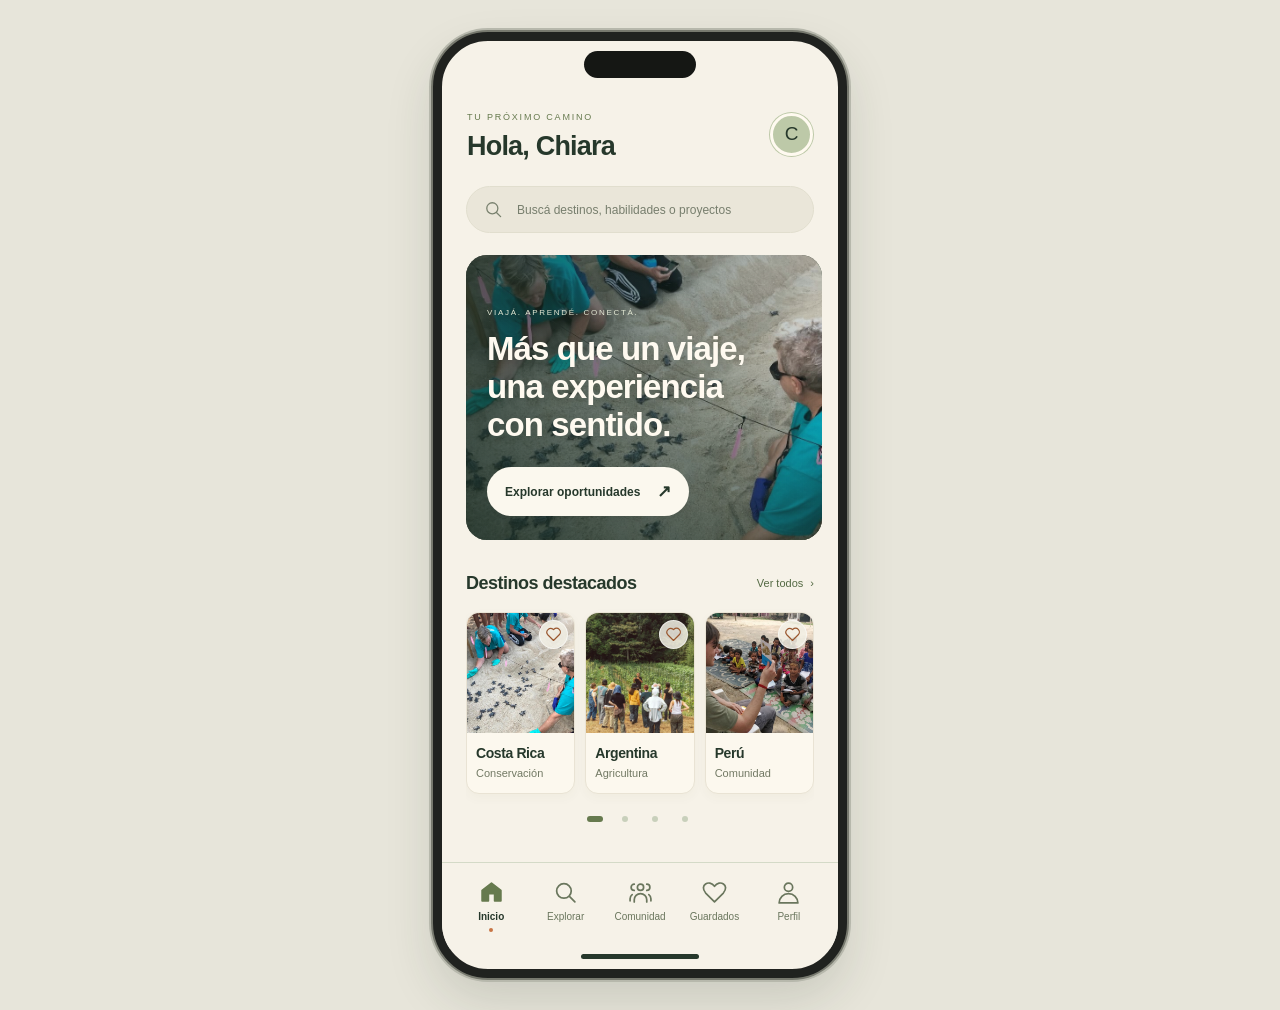
<file: index.html>
<!doctype html>
<html lang="es">
<head>
  <meta charset="UTF-8"><meta name="viewport" content="width=device-width, initial-scale=1"><meta name="theme-color" content="#F3F0E6">
  <title>Skillway · Una experiencia con sentido</title>
  <link rel="stylesheet" href="index.css"><link rel="stylesheet" href="home.css">
</head>
<body><div class="app home-app">
  <header class="home-header"><div><span class="home-eyebrow">TU PRÓXIMO CAMINO</span><h1>Hola, Chiara</h1></div><a class="home-profile" href="perfil.html" aria-label="Abrir mi perfil">C</a></header>
  <main>
    <form class="home-search" action="explorar.html" role="search"><button type="submit" aria-label="Buscar oportunidades"><svg viewBox="0 0 24 24" aria-hidden="true"><circle cx="10.5" cy="10.5" r="7"/><path d="m16 16 5 5"/></svg></button><input type="search" name="q" placeholder="Buscá destinos, habilidades o proyectos" aria-label="Buscá destinos, habilidades o proyectos"></form>
    <section class="home-hero" aria-labelledby="home-hero-title">
      <img src="assets/tortugas.jpeg" alt="Tortuga marina en la costa" width="800" height="600" class="home-hero-photo">
      <div class="home-hero-content"><span class="hero-eyebrow">VIAJÁ. APRENDÉ. CONECTÁ.</span><h2 id="home-hero-title">Más que un viaje,<br>una experiencia<br>con sentido.</h2><a class="home-explore-button" href="explorar.html">Explorar oportunidades <span aria-hidden="true">↗</span></a></div>
    </section>
    <section class="home-destinations" aria-labelledby="destinations-title"><div class="home-section-heading"><h2 id="destinations-title">Destinos destacados</h2><a href="explorar.html">Ver todos <span aria-hidden="true">›</span></a></div>
      <div class="destination-pages" tabindex="0" aria-label="Destinos destacados: deslizá para ver más" aria-roledescription="carrusel"><div class="destination-grid" role="group" aria-label="Grupo 1 de 4"><article class="destination-card"><a href="explorar.html?destino=Costa%20Rica" class="destination-link"><div class="destination-photo"><img src="assets/tortugas.jpeg" alt="Experiencia en Costa Rica" loading="lazy"></div><div class="destination-copy"><h3>Costa Rica</h3><p>Conservación</p></div></a><button class="destination-save" aria-label="Guardar destino Costa Rica" aria-pressed="false"></button></article><article class="destination-card"><a href="explorar.html?destino=Argentina" class="destination-link"><div class="destination-photo"><img src="assets/huerta comunitaria.jpeg" alt="Experiencia en Argentina" loading="lazy"></div><div class="destination-copy"><h3>Argentina</h3><p>Agricultura</p></div></a><button class="destination-save" aria-label="Guardar destino Argentina" aria-pressed="false"></button></article><article class="destination-card"><a href="explorar.html?destino=Per%C3%BA" class="destination-link"><div class="destination-photo"><img src="assets/educacion infantil.jpeg" alt="Experiencia en Perú" loading="lazy"></div><div class="destination-copy"><h3>Perú</h3><p>Comunidad</p></div></a><button class="destination-save" aria-label="Guardar destino Perú" aria-pressed="false"></button></article></div><div class="destination-grid" role="group" aria-label="Grupo 2 de 4"><article class="destination-card"><a href="explorar.html?destino=Italia" class="destination-link"><div class="destination-photo"><img src="assets/voluntariado italia.jpeg" alt="Destino Italia" loading="lazy"></div><div class="destination-copy"><h3>Italia</h3><p>Próximamente</p></div></a><button class="destination-save" aria-label="Guardar destino Italia" aria-pressed="false"></button></article><article class="destination-card"><a href="explorar.html?destino=Tailandia" class="destination-link"><div class="destination-photo"><img src="assets/voluntariado tailandia.jpeg" alt="Destino Tailandia" loading="lazy"></div><div class="destination-copy"><h3>Tailandia</h3><p>Próximamente</p></div></a><button class="destination-save" aria-label="Guardar destino Tailandia" aria-pressed="false"></button></article><article class="destination-card"><a href="explorar.html?destino=Colombia" class="destination-link"><div class="destination-photo"><img src="assets/voluntariado colombia.jpeg" alt="Destino Colombia" loading="lazy"></div><div class="destination-copy"><h3>Colombia</h3><p>Próximamente</p></div></a><button class="destination-save" aria-label="Guardar destino Colombia" aria-pressed="false"></button></article></div><div class="destination-grid" role="group" aria-label="Grupo 3 de 4"><article class="destination-card"><a href="explorar.html?destino=Brasil" class="destination-link"><div class="destination-photo"><img src="assets/voluntariado brasil.jpeg" alt="Destino Brasil" loading="lazy"></div><div class="destination-copy"><h3>Brasil</h3><p>Próximamente</p></div></a><button class="destination-save" aria-label="Guardar destino Brasil" aria-pressed="false"></button></article><article class="destination-card"><a href="explorar.html?destino=M%C3%A9xico" class="destination-link"><div class="destination-photo"><img src="assets/voluntariado mexico.jpeg" alt="Destino México" loading="lazy"></div><div class="destination-copy"><h3>México</h3><p>Próximamente</p></div></a><button class="destination-save" aria-label="Guardar destino México" aria-pressed="false"></button></article><article class="destination-card"><a href="explorar.html?destino=Espa%C3%B1a" class="destination-link"><div class="destination-photo"><img src="assets/voluntariado españa .jpeg" alt="Destino España" loading="lazy"></div><div class="destination-copy"><h3>España</h3><p>Próximamente</p></div></a><button class="destination-save" aria-label="Guardar destino España" aria-pressed="false"></button></article></div><div class="destination-grid" role="group" aria-label="Grupo 4 de 4"><article class="destination-card"><a href="explorar.html?destino=Portugal" class="destination-link"><div class="destination-photo"><img src="assets/voluntariado portugal .jpeg" alt="Destino Portugal" loading="lazy"></div><div class="destination-copy"><h3>Portugal</h3><p>Próximamente</p></div></a><button class="destination-save" aria-label="Guardar destino Portugal" aria-pressed="false"></button></article><article class="destination-card"><a href="explorar.html?destino=Indonesia" class="destination-link"><div class="destination-photo"><img src="assets/voluntariado indonesia.jpeg" alt="Destino Indonesia" loading="lazy"></div><div class="destination-copy"><h3>Indonesia</h3><p>Próximamente</p></div></a><button class="destination-save" aria-label="Guardar destino Indonesia" aria-pressed="false"></button></article><article class="destination-card"><a href="explorar.html?destino=Ecuador" class="destination-link"><div class="destination-photo"><img src="assets/voluntariado ecuador.jpeg" alt="Destino Ecuador" loading="lazy"></div><div class="destination-copy"><h3>Ecuador</h3><p>Próximamente</p></div></a><button class="destination-save" aria-label="Guardar destino Ecuador" aria-pressed="false"></button></article></div></div><div class="destination-dots" aria-label="Elegir grupo de destinos"><button type="button" aria-label="Grupo 1 de 4" aria-pressed="true"></button><button type="button" aria-label="Grupo 2 de 4" aria-pressed="false"></button><button type="button" aria-label="Grupo 3 de 4" aria-pressed="false"></button><button type="button" aria-label="Grupo 4 de 4" aria-pressed="false"></button></div>
    </section>
  </main>
      <nav class="bottom-nav" aria-label="Navegación inferior">
        <a class="nav-item selected" href="#" aria-current="page"><svg viewBox="0 0 24 24"><path d="m3 10 9-7 9 7v10h-6v-7H9v7H3Z"/></svg><span>Inicio</span></a>
        <a class="nav-item" href="explorar.html"><svg viewBox="0 0 24 24"><circle cx="10.5" cy="10.5" r="7"/><path d="m16 16 5 5"/></svg><span>Explorar</span></a>
        <a class="nav-item" href="comunidad.html"><svg viewBox="0 0 24 24" aria-hidden="true"><circle cx="12" cy="7" r="3"/><path d="M6 21v-2a6 6 0 0 1 12 0v2M18 4a3 3 0 0 1 0 6M20 14a5 5 0 0 1 2 4v2M6 4a3 3 0 0 0 0 6M4 14a5 5 0 0 0-2 4v2"/></svg><span>Comunidad</span></a>
        <a class="nav-item" href="guardados.html"><svg viewBox="0 0 24 24"><path d="M12 21 3.5 12.5C-3 5 7-1 12 6c5-7 15-1 8.5 6.5Z"/></svg><span>Guardados</span></a>
        <a class="nav-item" href="perfil.html"><svg viewBox="0 0 24 24"><circle cx="12" cy="7" r="4"/><path d="M3 22a9 9 0 0 1 18 0Z"/></svg><span>Perfil</span></a>
      </nav>
</div>
<script src="favoritos-store.js"></script>
<script>
  const heartIcon = '<svg viewBox="0 0 24 24" aria-hidden="true"><path d="M20.1 4.7a5.4 5.4 0 0 0-7.6 0l-.5.5-.5-.5a5.4 5.4 0 0 0-7.6 7.6L12 20.4l8.1-8.1a5.4 5.4 0 0 0 0-7.6Z"/></svg>';
  const savedDestinations = skillwaySaved.read('destinations');
  document.querySelectorAll('.destination-save').forEach(button => {
    const country = button.closest('.destination-card').querySelector('h3').textContent;
    button.setAttribute('aria-pressed', String(savedDestinations.has(country)));
    button.setAttribute('aria-label', `${savedDestinations.has(country) ? 'Quitar de guardados' : 'Guardar destino'} ${country}`);
    button.innerHTML = heartIcon;
    button.addEventListener('click', () => {
      const saved = button.getAttribute('aria-pressed') !== 'true';
      button.setAttribute('aria-pressed', String(saved));
      saved ? savedDestinations.add(country) : savedDestinations.delete(country);
      skillwaySaved.write('destinations', savedDestinations);
      button.setAttribute('aria-label', button.getAttribute('aria-label').replace(saved ? 'Guardar destino' : 'Quitar de guardados', saved ? 'Quitar de guardados' : 'Guardar destino'));
    });
  });

  const destinationTrack = document.querySelector('.destination-pages');
  const destinationDots = [...document.querySelectorAll('.destination-dots button')];
  let currentGroup = 0;
  function showDestinationGroup(index) {
    destinationTrack.scrollTo({ left: destinationTrack.children[index].offsetLeft - destinationTrack.children[0].offsetLeft, behavior: matchMedia('(prefers-reduced-motion: reduce)').matches ? 'instant' : 'smooth' });
  }
  destinationDots.forEach((button, index) => button.addEventListener('click', () => showDestinationGroup(index)));
  const destinationObserver = new IntersectionObserver(entries => entries.forEach(entry => {
    if (!entry.isIntersecting) return;
    currentGroup = [...destinationTrack.children].indexOf(entry.target);
    destinationDots.forEach((button, index) => button.setAttribute('aria-pressed', String(index === currentGroup)));
  }), { root: destinationTrack, threshold: .65 });
  [...destinationTrack.children].forEach(group => destinationObserver.observe(group));
  destinationTrack.addEventListener('keydown', event => {
    if (event.target !== destinationTrack || !['ArrowLeft', 'ArrowRight'].includes(event.key)) return;
    event.preventDefault();
    showDestinationGroup(Math.max(0, Math.min(3, currentGroup + (event.key === 'ArrowRight' ? 1 : -1))));
  });
</script></body></html>
</file>
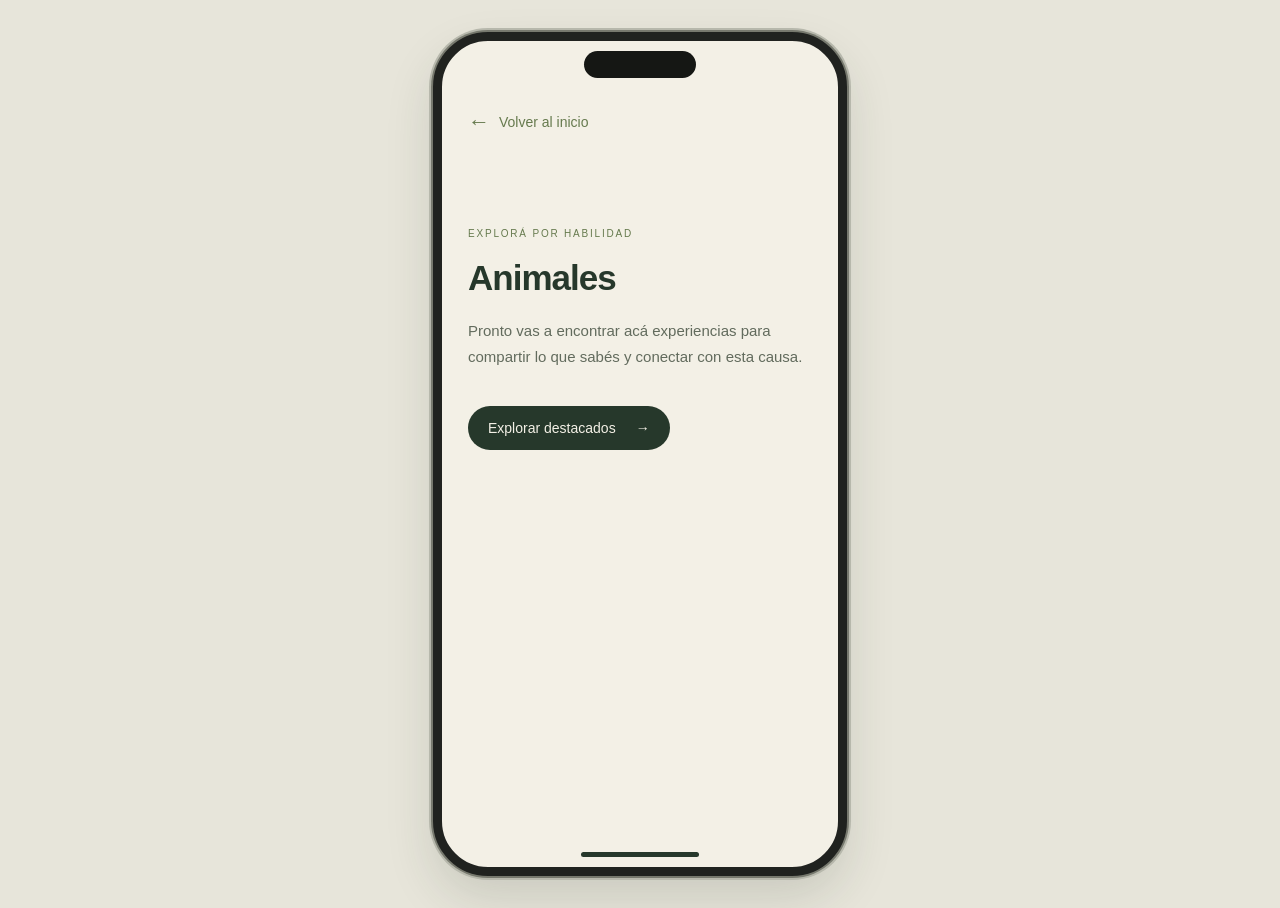
<file: animales.html>
<!doctype html>
<html lang="es">
<head><meta charset="UTF-8" /><meta name="viewport" content="width=device-width, initial-scale=1.0" /><meta name="theme-color" content="#F3F0E6" /><title>Animales · Skillway</title><link rel="stylesheet" href="index.css" /></head>
<body><div class="app category-page"><header class="category-header"><a class="back-link" href="index.html#habilidades"><span aria-hidden="true">←</span> Volver al inicio</a></header><main class="category-main"><span class="category-eyebrow">EXPLORÁ POR HABILIDAD</span><h1>Animales</h1><p>Pronto vas a encontrar acá experiencias para compartir lo que sabés y conectar con esta causa.</p><a class="category-home" href="index.html">Explorar destacados <span aria-hidden="true">→</span></a></main></div></body>
</html>
</file>
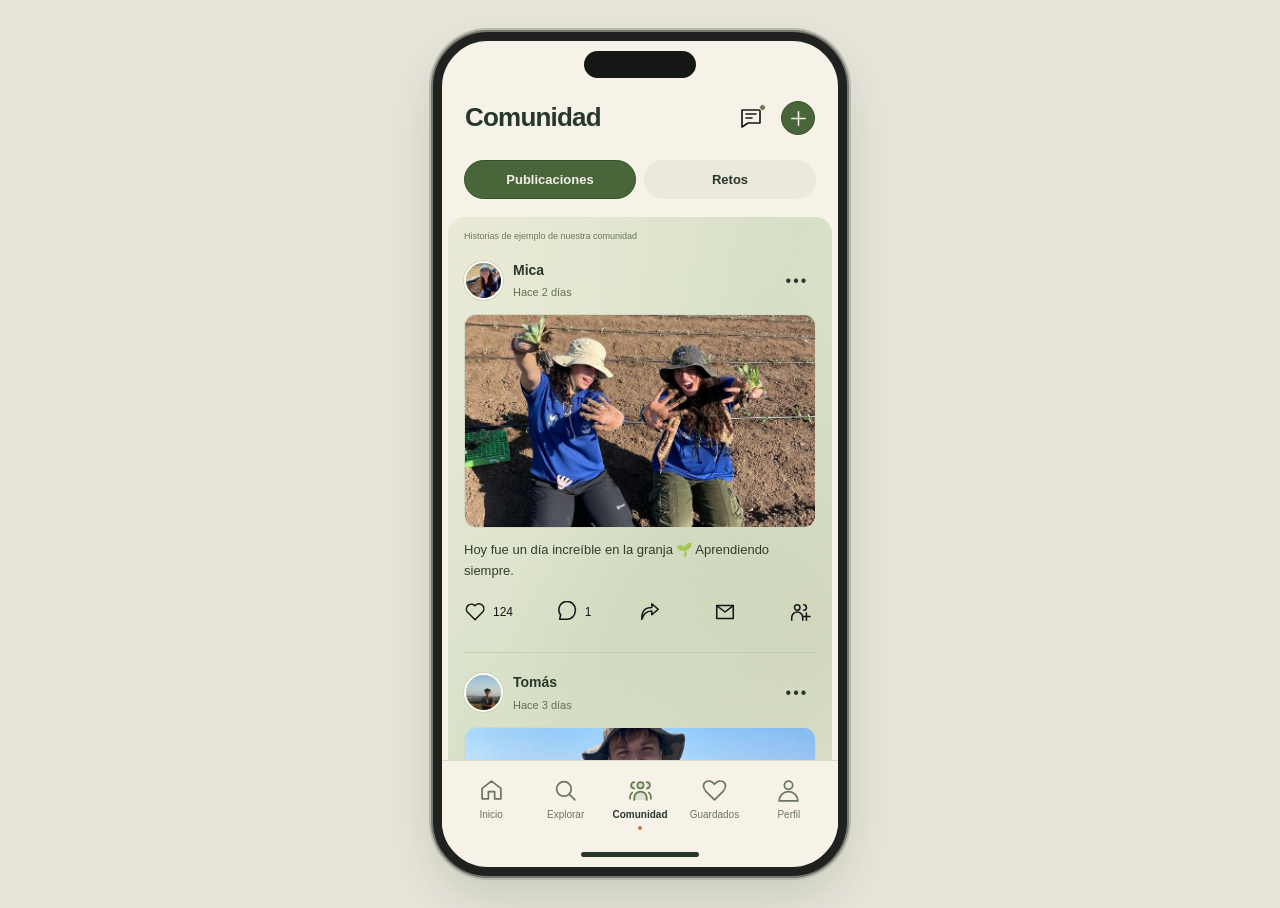
<file: comunidad.html>
<!doctype html><html lang="es"><head><meta charset="UTF-8"><meta name="viewport" content="width=device-width, initial-scale=1"><meta name="theme-color" content="#F3F0E6"><title>Comunidad · Skillway</title><link rel="stylesheet" href="index.css"><link rel="stylesheet" href="comunidad.css"></head><body><div class="app community-app"><header class="community-header"><button class="challenges-back" aria-label="Volver a publicaciones" hidden><svg viewBox="0 0 24 24" aria-hidden="true"><path d="m14 5-7 7 7 7"/></svg></button><h1>Comunidad</h1><a class="community-messages-link" href="mensajes.html" aria-label="Abrir mensajes"><svg viewBox="0 0 24 24" aria-hidden="true"><path d="M3 4h18v13H9l-6 4Z"/><path d="M7 8h10M7 12h6"/></svg><span class="messages-dot"></span></a><button class="new-post" aria-label="Crear publicación"><svg viewBox="0 0 24 24" aria-hidden="true"><path d="M12 5v14M5 12h14"/></svg></button></header><main><div class="community-tabs" role="tablist" aria-label="Contenido de comunidad"><button role="tab" id="posts-tab" aria-selected="true" aria-controls="posts-panel">Publicaciones</button><button role="tab" id="challenges-tab" aria-selected="false" aria-controls="challenges-panel" tabindex="-1">Retos</button></div><section id="posts-panel" role="tabpanel" aria-labelledby="posts-tab"><p class="community-demo">Historias de ejemplo de nuestra comunidad</p><div id="community-feed"></div></section><section id="challenges-panel" role="tabpanel" aria-labelledby="challenges-tab" hidden><div id="monthly-challenge"></div><div class="other-challenges-heading"><h2>Otros retos</h2><button class="show-all-challenges" aria-expanded="true">Ver menos</button></div><div id="challenge-list"></div><p class="challenge-demo-note">Retos y participación de ejemplo. Tu selección se guarda en este navegador.</p></section></main>      <nav class="bottom-nav" aria-label="Navegación inferior">
        <a class="nav-item" href="index.html"><svg viewBox="0 0 24 24"><path d="m3 10 9-7 9 7v10h-6v-7H9v7H3Z"/></svg><span>Inicio</span></a>
        <a class="nav-item" href="explorar.html"><svg viewBox="0 0 24 24"><circle cx="10.5" cy="10.5" r="7"/><path d="m16 16 5 5"/></svg><span>Explorar</span></a>
        <a class="nav-item selected" href="comunidad.html" aria-current="page"><svg viewBox="0 0 24 24" aria-hidden="true"><circle cx="12" cy="7" r="3"/><path d="M6 21v-2a6 6 0 0 1 12 0v2M18 4a3 3 0 0 1 0 6M20 14a5 5 0 0 1 2 4v2M6 4a3 3 0 0 0 0 6M4 14a5 5 0 0 0-2 4v2"/></svg><span>Comunidad</span></a>
        <a class="nav-item" href="guardados.html"><svg viewBox="0 0 24 24"><path d="M12 21 3.5 12.5C-3 5 7-1 12 6c5-7 15-1 8.5 6.5Z"/></svg><span>Guardados</span></a>
        <a class="nav-item" href="perfil.html"><svg viewBox="0 0 24 24"><circle cx="12" cy="7" r="4"/><path d="M3 22a9 9 0 0 1 18 0Z"/></svg><span>Perfil</span></a>
      </nav></div><dialog class="compose-dialog" aria-labelledby="compose-title"><header><h2 id="compose-title">Compartí tu experiencia</h2><button class="close-compose" aria-label="Cerrar">×</button></header><p>Una historia, un aprendizaje o ese momento que querés compartir.</p><form id="compose-form"><label for="post-text">¿Qué viviste hoy?</label><textarea id="post-text" name="text" rows="5" maxlength="1000" required placeholder="Contale a la comunidad…"></textarea><p class="local-note">Esta demo guarda tu publicación solo en este navegador. Las fotos las agregamos después.</p><button type="submit">Publicar en esta demo</button></form></dialog><dialog class="community-contact-dialog" aria-labelledby="community-contact-title"><header><h2 id="community-contact-title">Mensaje privado</h2><button class="close-community-contact" aria-label="Cerrar formulario">×</button></header><div class="contact-recipient"><span class="contact-recipient-avatar"></span><div><small>Para</small><strong class="contact-recipient-name"></strong></div></div><form id="community-contact-form"><div class="community-group-field" hidden><label for="community-group">Grupo al que querés invitar</label><input id="community-group" name="group" list="community-groups" maxlength="100" placeholder="Elegí o escribí el nombre del grupo"><datalist id="community-groups"><option value="Viajeros de Skillway"><option value="Voluntarios por la naturaleza"><option value="Aprender en comunidad"></datalist><small>Grupos de ejemplo.</small></div><label for="community-contact-text">Tu mensaje</label><textarea id="community-contact-text" name="message" rows="4" maxlength="1500" required></textarea><p class="local-note">Vista de prueba. El envío a otros usuarios todavía no está conectado.</p><button class="community-contact-submit" type="submit">Probar envío de mensaje</button><p class="community-contact-feedback" role="status"></p></form></dialog><script src="comunidad.js"></script></body></html>
</file>
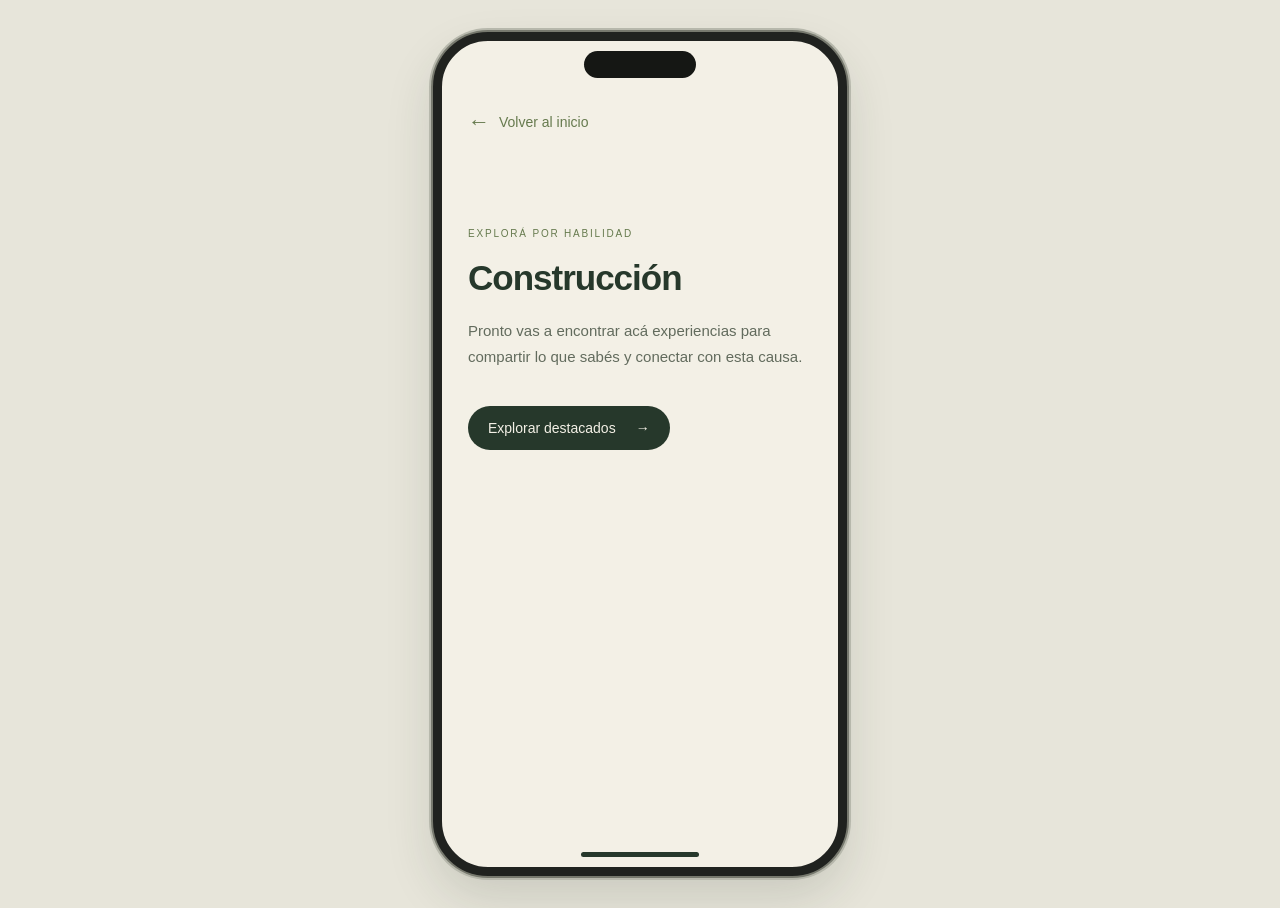
<file: construccion.html>
<!doctype html>
<html lang="es">
<head><meta charset="UTF-8" /><meta name="viewport" content="width=device-width, initial-scale=1.0" /><meta name="theme-color" content="#F3F0E6" /><title>Construcción · Skillway</title><link rel="stylesheet" href="index.css" /></head>
<body><div class="app category-page"><header class="category-header"><a class="back-link" href="index.html#habilidades"><span aria-hidden="true">←</span> Volver al inicio</a></header><main class="category-main"><span class="category-eyebrow">EXPLORÁ POR HABILIDAD</span><h1>Construcción</h1><p>Pronto vas a encontrar acá experiencias para compartir lo que sabés y conectar con esta causa.</p><a class="category-home" href="index.html">Explorar destacados <span aria-hidden="true">→</span></a></main></div></body>
</html>
</file>
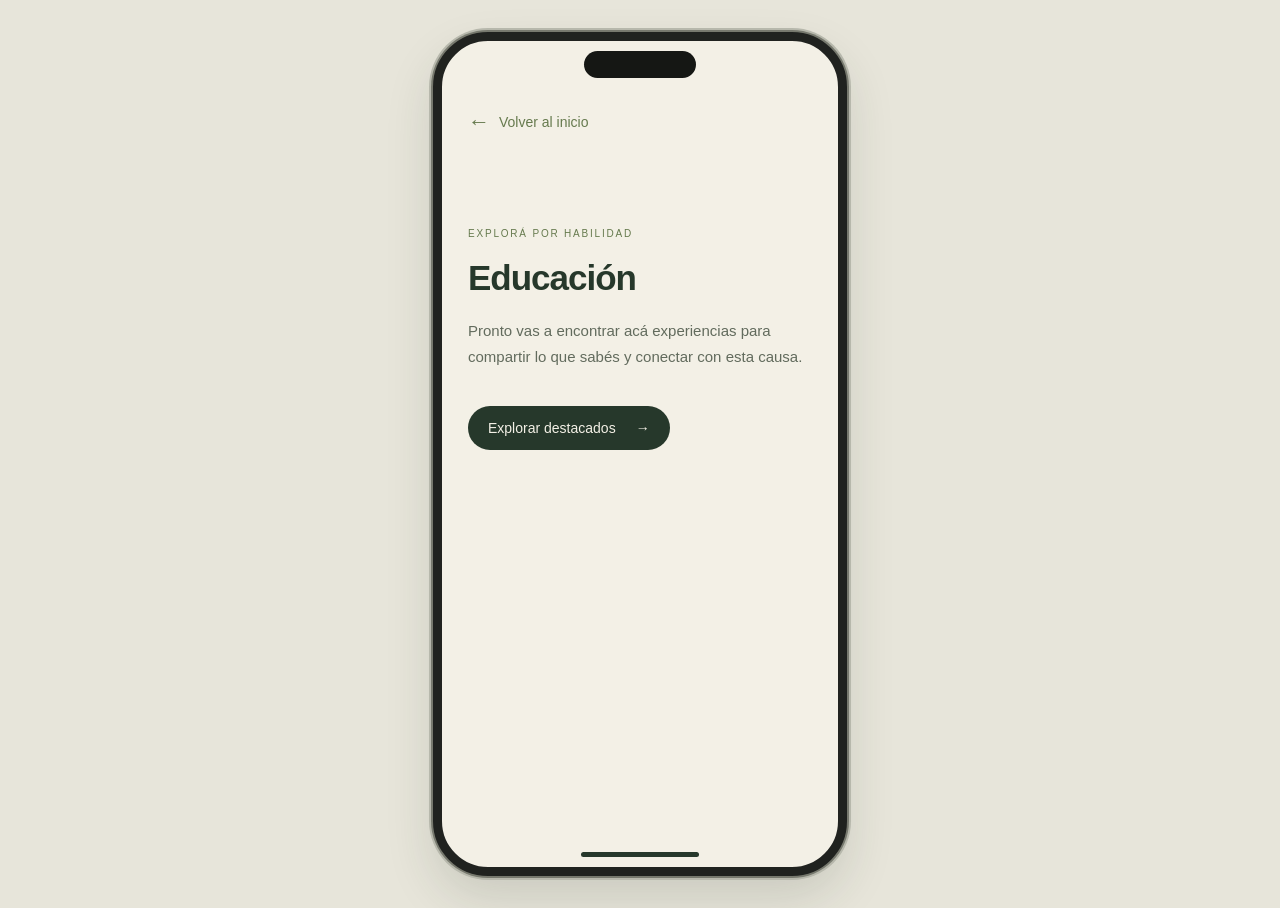
<file: educacion.html>
<!doctype html>
<html lang="es">
<head><meta charset="UTF-8" /><meta name="viewport" content="width=device-width, initial-scale=1.0" /><meta name="theme-color" content="#F3F0E6" /><title>Educación · Skillway</title><link rel="stylesheet" href="index.css" /></head>
<body><div class="app category-page"><header class="category-header"><a class="back-link" href="index.html#habilidades"><span aria-hidden="true">←</span> Volver al inicio</a></header><main class="category-main"><span class="category-eyebrow">EXPLORÁ POR HABILIDAD</span><h1>Educación</h1><p>Pronto vas a encontrar acá experiencias para compartir lo que sabés y conectar con esta causa.</p><a class="category-home" href="index.html">Explorar destacados <span aria-hidden="true">→</span></a></main></div></body>
</html>
</file>
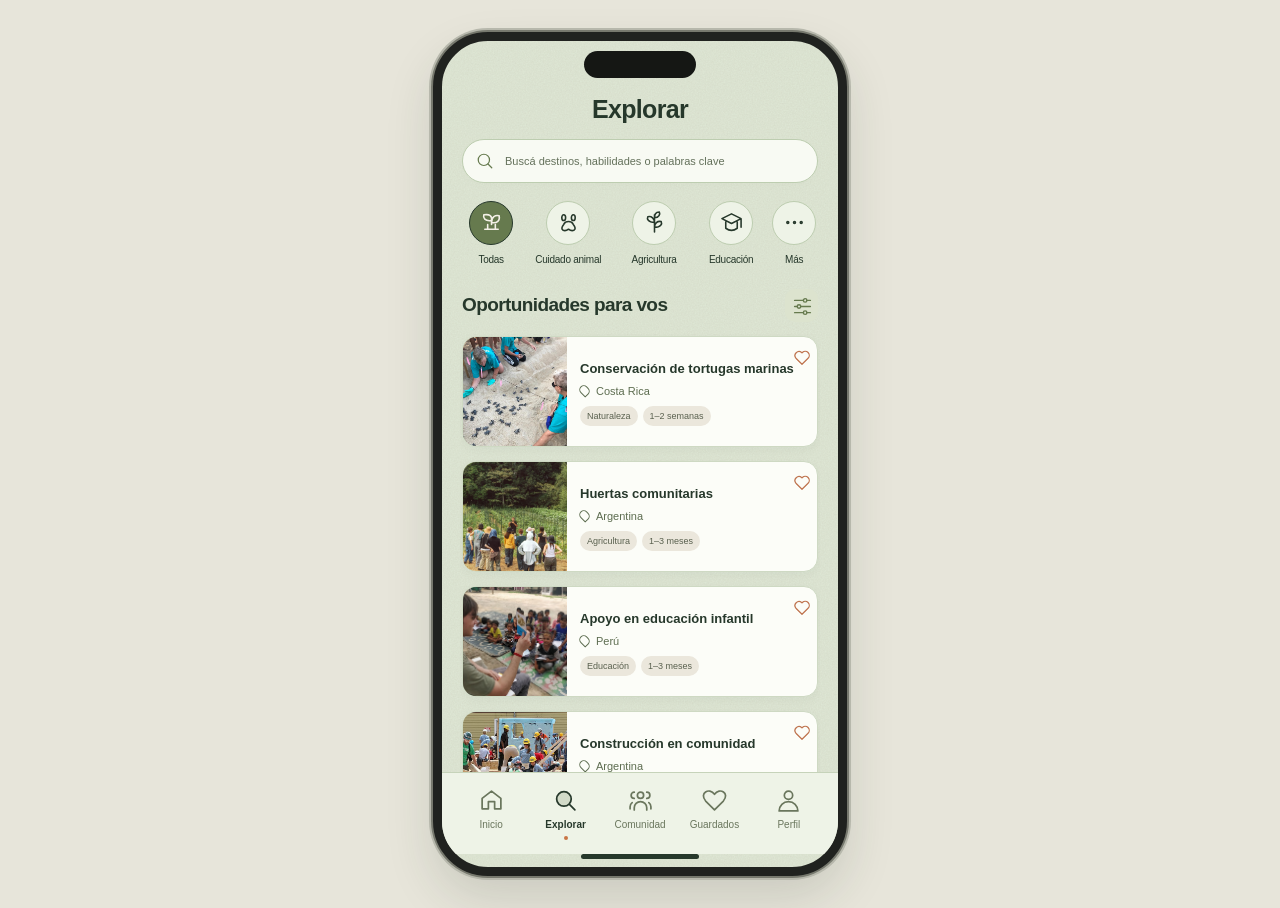
<file: explorar.html>
<!doctype html><html lang="es"><head><meta charset="UTF-8"><meta name="viewport" content="width=device-width, initial-scale=1"><meta name="theme-color" content="#DFE8D6"><title>Explorar · Skillway</title><link rel="stylesheet" href="index.css"><link rel="stylesheet" href="explorar.css"></head><body><div class="app explore-app">
<header class="explore-header"><h1>Explorar</h1></header>
<main><form class="search-bar" role="search"><button class="search-submit" aria-label="Buscar"><svg viewBox="0 0 24 24"><circle cx="10.5" cy="10.5" r="7.5"/><path d="m16 16 5 5"/></svg></button><input name="buscar" type="search" placeholder="Buscá destinos, habilidades o palabras clave" aria-label="Buscar voluntariados"></form>
<section class="explore-categories" aria-label="Categorías"><div class="explore-category-row"><button type="button" class="explore-category" data-category="" aria-pressed="true"><span class="category-icon"><svg viewBox="0 0 24 24" aria-hidden="true"><path d="M5 19h14M8 19v-5m8 5v-5M12 14V8M12 10C5 11 3 7 4 4c6-1 9 1 8 6Zm0 2c0-6 4-8 8-7 1 5-2 8-8 7Z"/></svg></span><span>Todas</span></button><button type="button" class="explore-category" data-category="animales" aria-pressed="false"><span class="category-icon"><svg viewBox="0 0 24 24" aria-hidden="true"><ellipse cx="7" cy="7" rx="2" ry="3"/><ellipse cx="17" cy="7" rx="2" ry="3"/><path d="M7 14c2-4 8-4 10 0 5 6-1 8-5 5-4 3-10 1-5-5Z"/></svg></span><span>Cuidado animal</span></button><button type="button" class="explore-category" data-category="agricultura" aria-pressed="false"><span class="category-icon"><svg viewBox="0 0 24 24" aria-hidden="true"><path d="M12 22V4m0 8C5 12 4 8 5 6c4-1 7 2 7 6Zm0 5c7 0 8-4 7-6-4-1-7 2-7 6Zm0-10c5 0 6-4 5-6-4 0-5 3-5 6Z"/></svg></span><span>Agricultura</span></button><button type="button" class="explore-category" data-category="educacion" aria-pressed="false"><span class="category-icon"><svg viewBox="0 0 24 24" aria-hidden="true"><path d="m2 8 10-5 10 5-10 5L2 8Zm4 3v7c4 3 8 3 12 0v-7M22 8v9"/></svg></span><span>Educación</span></button><button type="button" class="more-categories"><span class="category-icon"><svg viewBox="0 0 24 24" aria-hidden="true"><circle cx="5" cy="12" r="1"/><circle cx="12" cy="12" r="1"/><circle cx="19" cy="12" r="1"/></svg></span><span>Más</span></button></div></section><section class="explore-results" aria-labelledby="results-title"><div class="results-heading"><h2 id="results-title">Oportunidades para vos</h2><button class="filter-button" type="button" aria-label="Abrir filtros" aria-haspopup="dialog"><svg viewBox="0 0 24 24"><path d="M3 5h10m4 0h4M3 12h3m4 0h11M3 19h10m4 0h4"/><circle cx="15" cy="5" r="2"/><circle cx="8" cy="12" r="2"/><circle cx="15" cy="19" r="2"/></svg></button></div><p id="results-count" role="status"></p><div id="result-list"></div><div class="empty-results" hidden><h3>No encontramos experiencias</h3><p>Probá otra palabra o ampliá los filtros.</p><button class="reset-results">Ver todas las oportunidades</button></div></section></main>      <nav class="bottom-nav" aria-label="Navegación inferior">
        <a class="nav-item" href="index.html"><svg viewBox="0 0 24 24"><path d="m3 10 9-7 9 7v10h-6v-7H9v7H3Z"/></svg><span>Inicio</span></a>
        <a class="nav-item selected" href="explorar.html" aria-current="page"><svg viewBox="0 0 24 24"><circle cx="10.5" cy="10.5" r="7"/><path d="m16 16 5 5"/></svg><span>Explorar</span></a>
        <a class="nav-item" href="comunidad.html"><svg viewBox="0 0 24 24" aria-hidden="true"><circle cx="12" cy="7" r="3"/><path d="M6 21v-2a6 6 0 0 1 12 0v2M18 4a3 3 0 0 1 0 6M20 14a5 5 0 0 1 2 4v2M6 4a3 3 0 0 0 0 6M4 14a5 5 0 0 0-2 4v2"/></svg><span>Comunidad</span></a>
        <a class="nav-item" href="guardados.html"><svg viewBox="0 0 24 24"><path d="M12 21 3.5 12.5C-3 5 7-1 12 6c5-7 15-1 8.5 6.5Z"/></svg><span>Guardados</span></a>
        <a class="nav-item" href="perfil.html"><svg viewBox="0 0 24 24"><circle cx="12" cy="7" r="4"/><path d="M3 22a9 9 0 0 1 18 0Z"/></svg><span>Perfil</span></a>
      </nav>
</div>
<dialog class="filters-sheet" aria-labelledby="filters-title"><div class="sheet-handle"></div><header><h2 id="filters-title">Filtros</h2><button class="close-filters" aria-label="Cerrar filtros">×</button></header><form id="explore-filters"><fieldset><legend>Habilidad</legend><div class="filter-chips"><label><input type="checkbox" name="category" value="agricultura"><span>Agricultura</span></label><label><input type="checkbox" name="category" value="ambiente"><span>Medio ambiente</span></label><label><input type="checkbox" name="category" value="animales"><span>Animales</span></label><label><input type="checkbox" name="category" value="construccion"><span>Construcción</span></label><label><input type="checkbox" name="category" value="educacion"><span>Educación</span></label><label><input type="checkbox" name="category" value="salud"><span>Salud</span></label><label><input type="checkbox" name="category" value="arte"><span>Arte</span></label></div></fieldset><label class="filter-label" for="location">Ubicación</label><select id="location" name="location"><option value="">Todo el mundo</option><option>Afganistán</option><option>Albania</option><option>Alemania</option><option>Andorra</option><option>Angola</option><option>Antigua y Barbuda</option><option>Arabia Saudita</option><option>Argelia</option><option>Argentina</option><option>Armenia</option><option>Australia</option><option>Austria</option><option>Azerbaiyán</option><option>Bahamas</option><option>Bangladés</option><option>Barbados</option><option>Baréin</option><option>Bélgica</option><option>Belice</option><option>Benín</option><option>Bielorrusia</option><option>Birmania</option><option>Bolivia</option><option>Bosnia y Herzegovina</option><option>Botsuana</option><option>Brasil</option><option>Brunéi</option><option>Bulgaria</option><option>Burkina Faso</option><option>Burundi</option><option>Bután</option><option>Cabo Verde</option><option>Camboya</option><option>Camerún</option><option>Canadá</option><option>Catar</option><option>Chad</option><option>Chile</option><option>China</option><option>Chipre</option><option>Colombia</option><option>Comoras</option><option>Corea del Norte</option><option>Corea del Sur</option><option>Costa de Marfil</option><option>Costa Rica</option><option>Croacia</option><option>Cuba</option><option>Dinamarca</option><option>Dominica</option><option>Ecuador</option><option>Egipto</option><option>El Salvador</option><option>Emiratos Árabes Unidos</option><option>Eritrea</option><option>Eslovaquia</option><option>Eslovenia</option><option>España</option><option>Estados Unidos</option><option>Estonia</option><option>Esuatini</option><option>Etiopía</option><option>Filipinas</option><option>Finlandia</option><option>Fiyi</option><option>Francia</option><option>Gabón</option><option>Gambia</option><option>Georgia</option><option>Ghana</option><option>Granada</option><option>Grecia</option><option>Guatemala</option><option>Guinea</option><option>Guinea Ecuatorial</option><option>Guinea-Bisáu</option><option>Guyana</option><option>Haití</option><option>Honduras</option><option>Hungría</option><option>India</option><option>Indonesia</option><option>Irak</option><option>Irán</option><option>Irlanda</option><option>Islandia</option><option>Islas Marshall</option><option>Islas Salomón</option><option>Israel</option><option>Italia</option><option>Jamaica</option><option>Japón</option><option>Jordania</option><option>Kazajistán</option><option>Kenia</option><option>Kirguistán</option><option>Kiribati</option><option>Kuwait</option><option>Laos</option><option>Lesoto</option><option>Letonia</option><option>Líbano</option><option>Liberia</option><option>Libia</option><option>Liechtenstein</option><option>Lituania</option><option>Luxemburgo</option><option>Macedonia del Norte</option><option>Madagascar</option><option>Malasia</option><option>Malaui</option><option>Maldivas</option><option>Malí</option><option>Malta</option><option>Marruecos</option><option>Mauricio</option><option>Mauritania</option><option>México</option><option>Micronesia</option><option>Moldavia</option><option>Mónaco</option><option>Mongolia</option><option>Montenegro</option><option>Mozambique</option><option>Namibia</option><option>Nauru</option><option>Nepal</option><option>Nicaragua</option><option>Níger</option><option>Nigeria</option><option>Noruega</option><option>Nueva Zelanda</option><option>Omán</option><option>Países Bajos</option><option>Pakistán</option><option>Palaos</option><option>Palestina</option><option>Panamá</option><option>Papúa Nueva Guinea</option><option>Paraguay</option><option>Perú</option><option>Polonia</option><option>Portugal</option><option>Reino Unido</option><option>República Centroafricana</option><option>República Checa</option><option>República del Congo</option><option>República Democrática del Congo</option><option>República Dominicana</option><option>Ruanda</option><option>Rumania</option><option>Rusia</option><option>Samoa</option><option>San Cristóbal y Nieves</option><option>San Marino</option><option>San Vicente y las Granadinas</option><option>Santa Lucía</option><option>Santo Tomé y Príncipe</option><option>Senegal</option><option>Serbia</option><option>Seychelles</option><option>Sierra Leona</option><option>Singapur</option><option>Siria</option><option>Somalia</option><option>Sri Lanka</option><option>Sudáfrica</option><option>Sudán</option><option>Sudán del Sur</option><option>Suecia</option><option>Suiza</option><option>Surinam</option><option>Tailandia</option><option>Tanzania</option><option>Tayikistán</option><option>Timor Oriental</option><option>Togo</option><option>Tonga</option><option>Trinidad y Tobago</option><option>Túnez</option><option>Turkmenistán</option><option>Turquía</option><option>Tuvalu</option><option>Ucrania</option><option>Uganda</option><option>Uruguay</option><option>Uzbekistán</option><option>Vanuatu</option><option>Vaticano</option><option>Venezuela</option><option>Vietnam</option><option>Yemen</option><option>Yibuti</option><option>Zambia</option><option>Zimbabue</option></select><fieldset><legend>Duración</legend><div class="filter-chips"><label><input type="radio" name="duration" value="" checked><span>Cualquier duración</span></label><label><input type="radio" name="duration" value="short"><span>1–2 semanas</span></label><label><input type="radio" name="duration" value="medium"><span>1–3 meses</span></label><label><input type="radio" name="duration" value="long"><span>Más de 3 meses</span></label></div></fieldset><p class="sample-note">Duraciones orientativas de muestra, a confirmar con cada organización.</p><button class="apply-filters" type="submit">Aplicar filtros</button><button class="clear-filters" type="button">Limpiar filtros</button></form></dialog>    <dialog class="opportunity-dialog" aria-labelledby="detail-title">
      <div class="detail-photo-toolbar"><button class="close-detail" type="button" aria-label="Volver a explorar"><svg viewBox="0 0 24 24" aria-hidden="true"><path d="m14 5-7 7 7 7"/></svg></button><div><button class="share-detail" type="button" aria-label="Compartir voluntariado"><svg viewBox="0 0 24 24" aria-hidden="true"><path d="M8 8H5v13h14V8h-3M12 15V2m-4 4 4-4 4 4"/></svg></button><button class="save-detail" type="button" aria-label="Guardar voluntariado" aria-pressed="false"><svg viewBox="0 0 24 24" aria-hidden="true"><path d="M20.1 4.7a5.4 5.4 0 0 0-7.6 0l-.5.5-.5-.5a5.4 5.4 0 0 0-7.6 7.6L12 20.4l8.1-8.1a5.4 5.4 0 0 0 0-7.6Z"/></svg></button></div></div>
      <div class="detail-image image-placeholder" role="img" aria-label="Foto del voluntariado pendiente"></div>
      <div class="detail-content"><h2 id="detail-title"></h2><p class="detail-location"></p><div class="detail-tags tags"></div>
        <div class="experience-facts"><div><svg viewBox="0 0 24 24" aria-hidden="true"><rect x="3" y="5" width="18" height="16" rx="2"/><path d="M7 3v4m10-4v4M3 11h18m-13 5h2m4 0h2"/></svg><strong id="fact-duration"></strong><small>Duración orientativa</small></div><div><svg viewBox="0 0 24 24" aria-hidden="true"><path d="m3 10 9-7 9 7M5 9v12h5v-7h4v7h5V9"/></svg><strong>Alojamiento</strong><small>A confirmar</small></div><div><svg viewBox="0 0 24 24" aria-hidden="true"><path d="M4 3v6a3 3 0 0 0 6 0V3M7 3v18m13-18c-5 1-5 10 0 10V3Zm0 10v8"/></svg><strong>Comidas</strong><small>A confirmar</small></div></div>
        <section class="about-experience"><h3>Sobre la experiencia</h3><p class="detail-summary"></p></section>
        <details class="detail-more"><summary>Tareas y requisitos</summary><div class="detail-more-body"><h3>Qué vas a hacer</h3><p class="detail-contribution"></p><h3>¿Es para vos?</h3><p class="detail-profile-summary"></p><h3>Experiencia y habilidades</h3><p class="detail-profile"></p><ul class="detail-skills"></ul><p class="detail-experience"></p></div></details>
        <details class="detail-more"><summary>Qué incluye y condiciones</summary><div class="detail-more-body"><p>Materiales, acompañamiento, alojamiento y comidas: a confirmar con la organización.</p><p class="detail-note">Propuesta de ejemplo. Las tareas, los requisitos y la duración se confirmarán con la organización.</p></div></details>
        <div class="detail-actions"><button type="button" class="apply-button" data-action="apply">Postularme</button><button type="button" class="message-button" data-action="message"><svg viewBox="0 0 24 24" aria-hidden="true"><path d="M4 4h16v12H9l-5 4Z"/><path d="M8 8h8M8 12h5"/></svg>Enviar mensaje</button></div>
        <p class="share-feedback" role="status"></p>
        <section class="contact-panel" hidden aria-labelledby="contact-title">
          <h3 id="contact-title"></h3>
          <p class="contact-context"></p>
          <form class="opportunity-contact-form">
            <label for="contact-name">Tu nombre</label><input id="contact-name" name="nombre" autocomplete="name" required maxlength="100" />
            <label for="contact-email">Tu email</label><input id="contact-email" name="email" type="email" autocomplete="email" required />
            <label for="contact-message">Tu mensaje</label><textarea id="contact-message" name="mensaje" rows="4" required maxlength="2000"></textarea>
            <p class="contact-demo-note">Demo: los datos todavía no se envían a la organización.</p>
            <button type="submit" class="contact-submit">Probar inscripción</button>
            <p class="contact-feedback" role="status"></p>
          </form>
        </section>
      </div>
    </dialog>
<script src="favoritos-store.js"></script><script src="opportunities.js"></script><script src="explorar.js"></script></body></html>
</file>
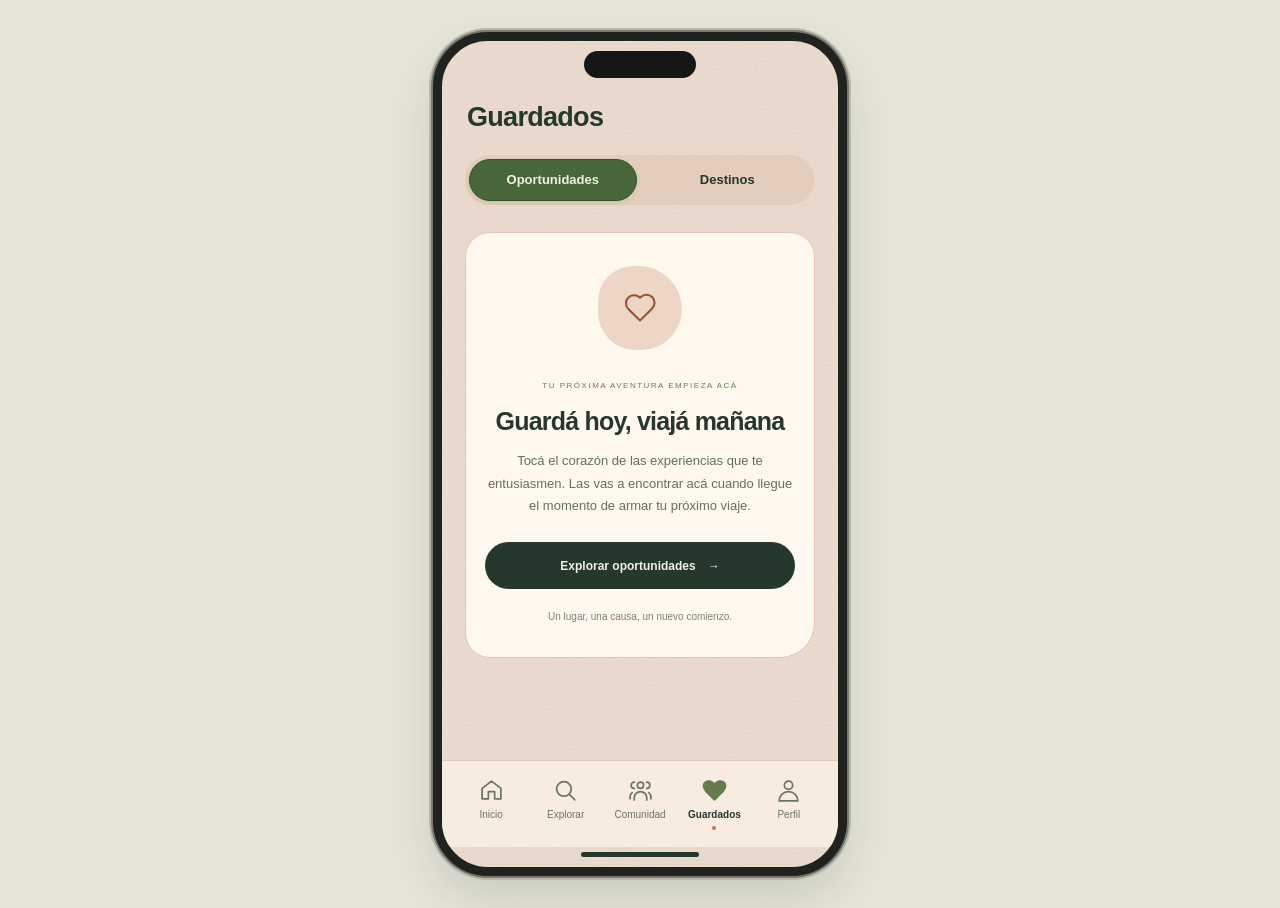
<file: guardados.html>
<!doctype html><html lang="es"><head><meta charset="UTF-8"><meta name="viewport" content="width=device-width, initial-scale=1"><meta name="theme-color" content="#EFDFD3"><title>Guardados · Skillway</title><link rel="stylesheet" href="index.css"><link rel="stylesheet" href="guardados.css"></head><body><div class="app saved-app"><header class="saved-header"><h1>Guardados</h1></header><main><div class="saved-tabs" role="tablist" aria-label="Tipo de guardados"><button id="tab-opportunities" role="tab" aria-selected="true" aria-controls="saved-content" data-type="opportunities">Oportunidades</button><button id="tab-destinations" role="tab" aria-selected="false" aria-controls="saved-content" data-type="destinations" tabindex="-1">Destinos</button></div><section id="saved-content" role="tabpanel" aria-labelledby="tab-opportunities" tabindex="0"></section></main>      <nav class="bottom-nav" aria-label="Navegación inferior">
        <a class="nav-item" href="index.html"><svg viewBox="0 0 24 24"><path d="m3 10 9-7 9 7v10h-6v-7H9v7H3Z"/></svg><span>Inicio</span></a>
        <a class="nav-item" href="explorar.html"><svg viewBox="0 0 24 24"><circle cx="10.5" cy="10.5" r="7"/><path d="m16 16 5 5"/></svg><span>Explorar</span></a>
        <a class="nav-item" href="comunidad.html"><svg viewBox="0 0 24 24" aria-hidden="true"><circle cx="12" cy="7" r="3"/><path d="M6 21v-2a6 6 0 0 1 12 0v2M18 4a3 3 0 0 1 0 6M20 14a5 5 0 0 1 2 4v2M6 4a3 3 0 0 0 0 6M4 14a5 5 0 0 0-2 4v2"/></svg><span>Comunidad</span></a>
        <a class="nav-item selected" href="guardados.html" aria-current="page"><svg viewBox="0 0 24 24"><path d="M12 21 3.5 12.5C-3 5 7-1 12 6c5-7 15-1 8.5 6.5Z"/></svg><span>Guardados</span></a>
        <a class="nav-item" href="perfil.html"><svg viewBox="0 0 24 24"><circle cx="12" cy="7" r="4"/><path d="M3 22a9 9 0 0 1 18 0Z"/></svg><span>Perfil</span></a>
      </nav></div><script src="favoritos-store.js"></script><script src="opportunities.js"></script><script src="destinos.js"></script><script src="guardados.js"></script></body></html>
</file>
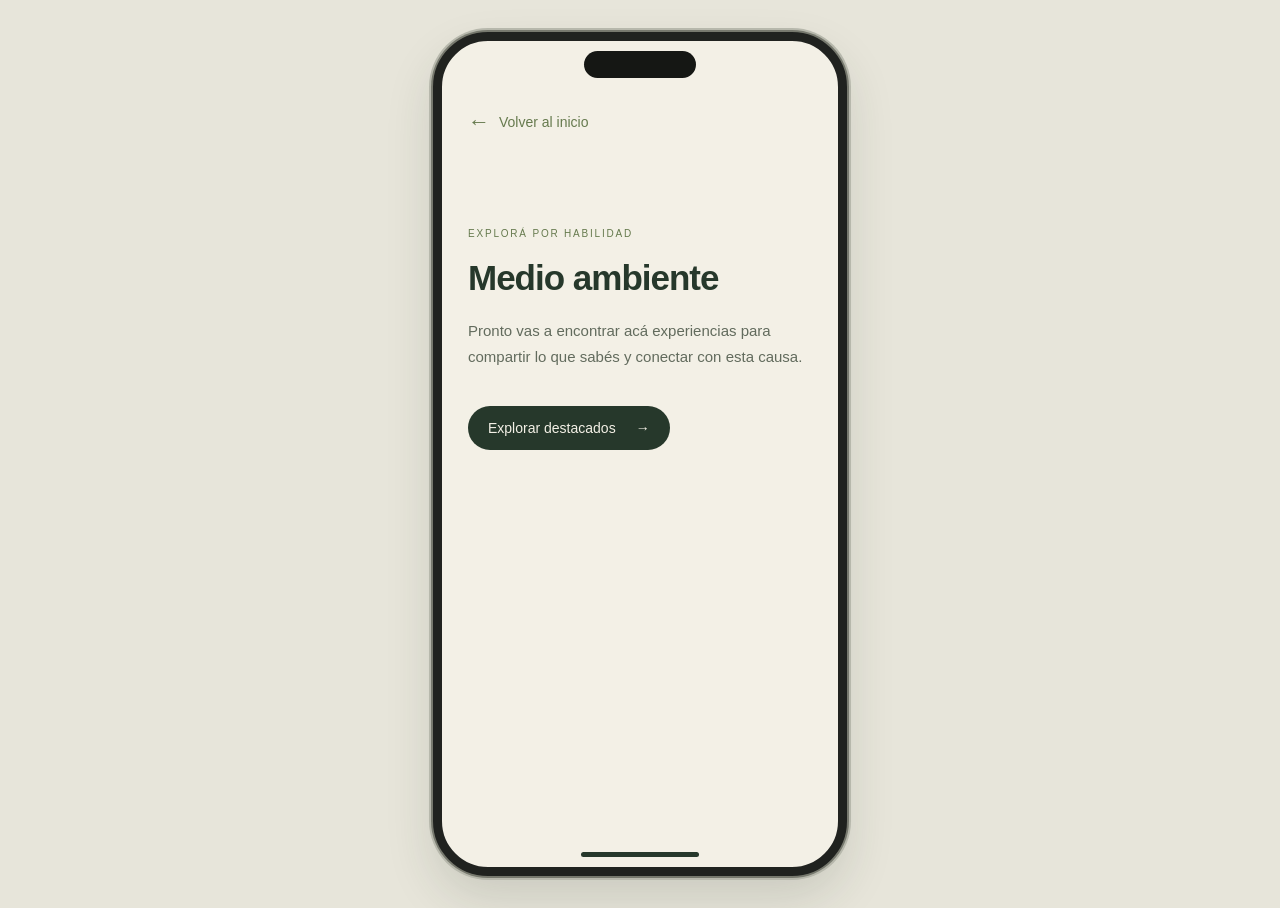
<file: medio-ambiente.html>
<!doctype html>
<html lang="es">
<head><meta charset="UTF-8" /><meta name="viewport" content="width=device-width, initial-scale=1.0" /><meta name="theme-color" content="#F3F0E6" /><title>Medio ambiente · Skillway</title><link rel="stylesheet" href="index.css" /></head>
<body><div class="app category-page"><header class="category-header"><a class="back-link" href="index.html#habilidades"><span aria-hidden="true">←</span> Volver al inicio</a></header><main class="category-main"><span class="category-eyebrow">EXPLORÁ POR HABILIDAD</span><h1>Medio ambiente</h1><p>Pronto vas a encontrar acá experiencias para compartir lo que sabés y conectar con esta causa.</p><a class="category-home" href="index.html">Explorar destacados <span aria-hidden="true">→</span></a></main></div></body>
</html>
</file>
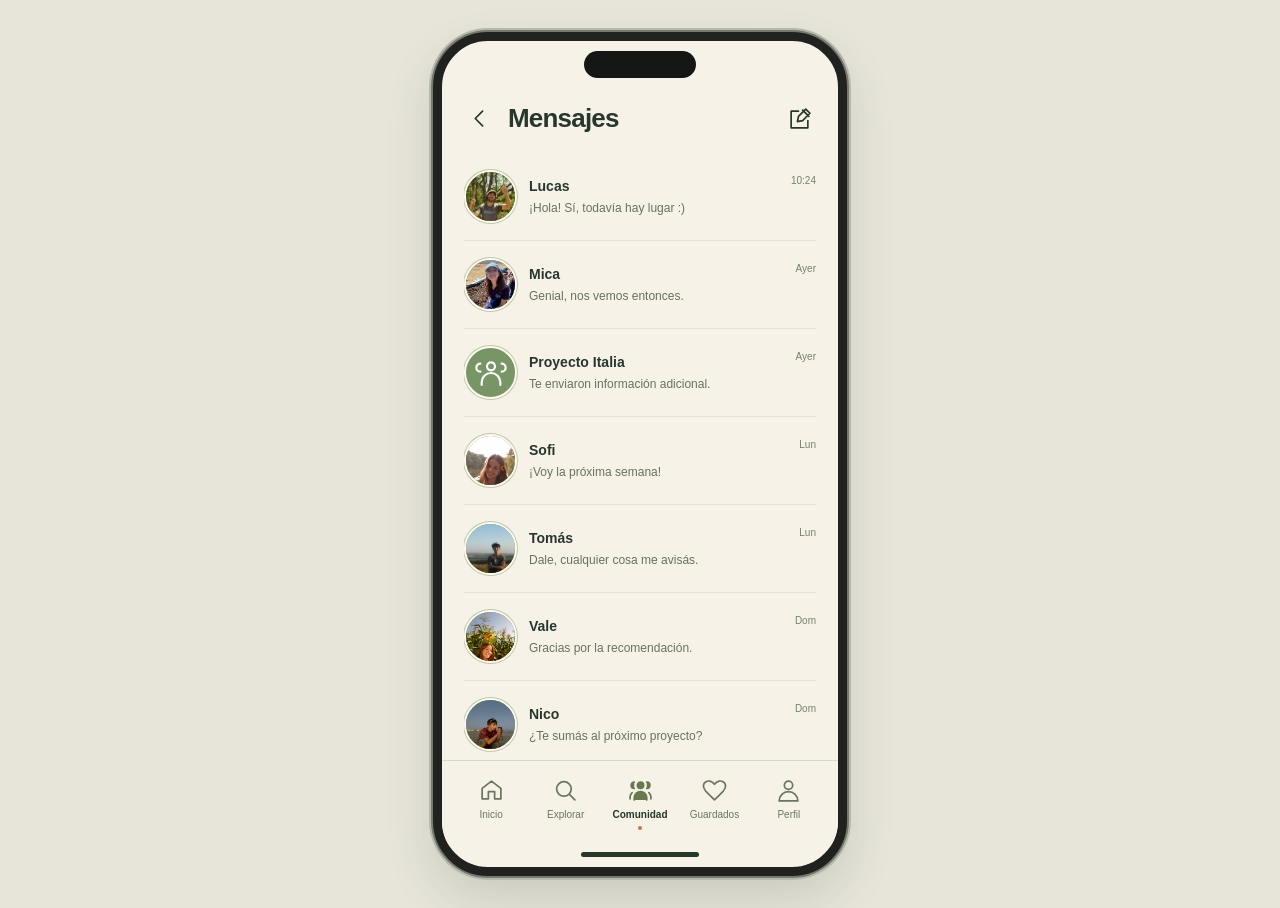
<file: mensajes.html>
<!doctype html><html lang="es"><head><meta charset="UTF-8"><meta name="viewport" content="width=device-width, initial-scale=1"><meta name="theme-color" content="#F3F0E6"><title>Mensajes · Skillway</title><link rel="stylesheet" href="index.css"><link rel="stylesheet" href="mensajes.css"></head><body><div class="app messages-app"><header class="messages-header"><a href="comunidad.html" aria-label="Volver a Comunidad" class="messages-back"><svg viewBox="0 0 24 24" aria-hidden="true"><path d="m14 5-7 7 7 7"/></svg></a><h1>Mensajes</h1><button class="compose-message" aria-label="Nueva conversación"><svg viewBox="0 0 24 24" aria-hidden="true"><path d="M20 13v7H4V4h7m4-1 6 6M10 14l1-5 7-7 4 4-7 7-5 1Z"/></svg></button></header><main><section class="inbox" aria-label="Conversaciones"><div id="conversation-list"></div><p class="messages-demo">Conversaciones de ejemplo · Demo local</p></section><section class="conversation-view" hidden aria-labelledby="chat-title"><header><button class="close-chat" aria-label="Volver a mensajes"><svg viewBox="0 0 24 24" aria-hidden="true"><path d="m14 5-7 7 7 7"/></svg></button><span class="chat-avatar"></span><div><h2 id="chat-title"></h2><small>Conversación de prueba</small></div></header><div class="chat-history" role="log" aria-label="Mensajes de la conversación" aria-live="polite"></div><form id="chat-form"><label class="sr-only" for="chat-text">Tu mensaje</label><input id="chat-text" name="text" placeholder="Escribí un mensaje…" maxlength="1500" required autocomplete="off"><button aria-label="Agregar mensaje a la demo"><svg viewBox="0 0 24 24" aria-hidden="true"><path d="m3 3 18 9-18 9 4-9-4-9Zm4 9h14"/></svg></button></form><p class="chat-demo">Los mensajes se guardan acá; no se envían a otras personas.</p></section></main>      <nav class="bottom-nav" aria-label="Navegación inferior">
        <a class="nav-item" href="index.html"><svg viewBox="0 0 24 24"><path d="m3 10 9-7 9 7v10h-6v-7H9v7H3Z"/></svg><span>Inicio</span></a>
        <a class="nav-item" href="explorar.html"><svg viewBox="0 0 24 24"><circle cx="10.5" cy="10.5" r="7"/><path d="m16 16 5 5"/></svg><span>Explorar</span></a>
        <a class="nav-item selected" href="comunidad.html" aria-current="page"><svg viewBox="0 0 24 24" aria-hidden="true"><circle cx="12" cy="7" r="3"/><path d="M6 21v-2a6 6 0 0 1 12 0v2M18 4a3 3 0 0 1 0 6M20 14a5 5 0 0 1 2 4v2M6 4a3 3 0 0 0 0 6M4 14a5 5 0 0 0-2 4v2"/></svg><span>Comunidad</span></a>
        <a class="nav-item" href="guardados.html"><svg viewBox="0 0 24 24"><path d="M12 21 3.5 12.5C-3 5 7-1 12 6c5-7 15-1 8.5 6.5Z"/></svg><span>Guardados</span></a>
        <a class="nav-item" href="perfil.html"><svg viewBox="0 0 24 24"><circle cx="12" cy="7" r="4"/><path d="M3 22a9 9 0 0 1 18 0Z"/></svg><span>Perfil</span></a>
      </nav></div><dialog class="new-conversation" aria-labelledby="new-conversation-title"><header><h2 id="new-conversation-title">Nuevo mensaje</h2><button class="close-new" aria-label="Cerrar">×</button></header><p>Elegí con quién querés conversar.</p><div id="new-contact-list"></div></dialog><script src="mensajes.js"></script></body></html>
</file>
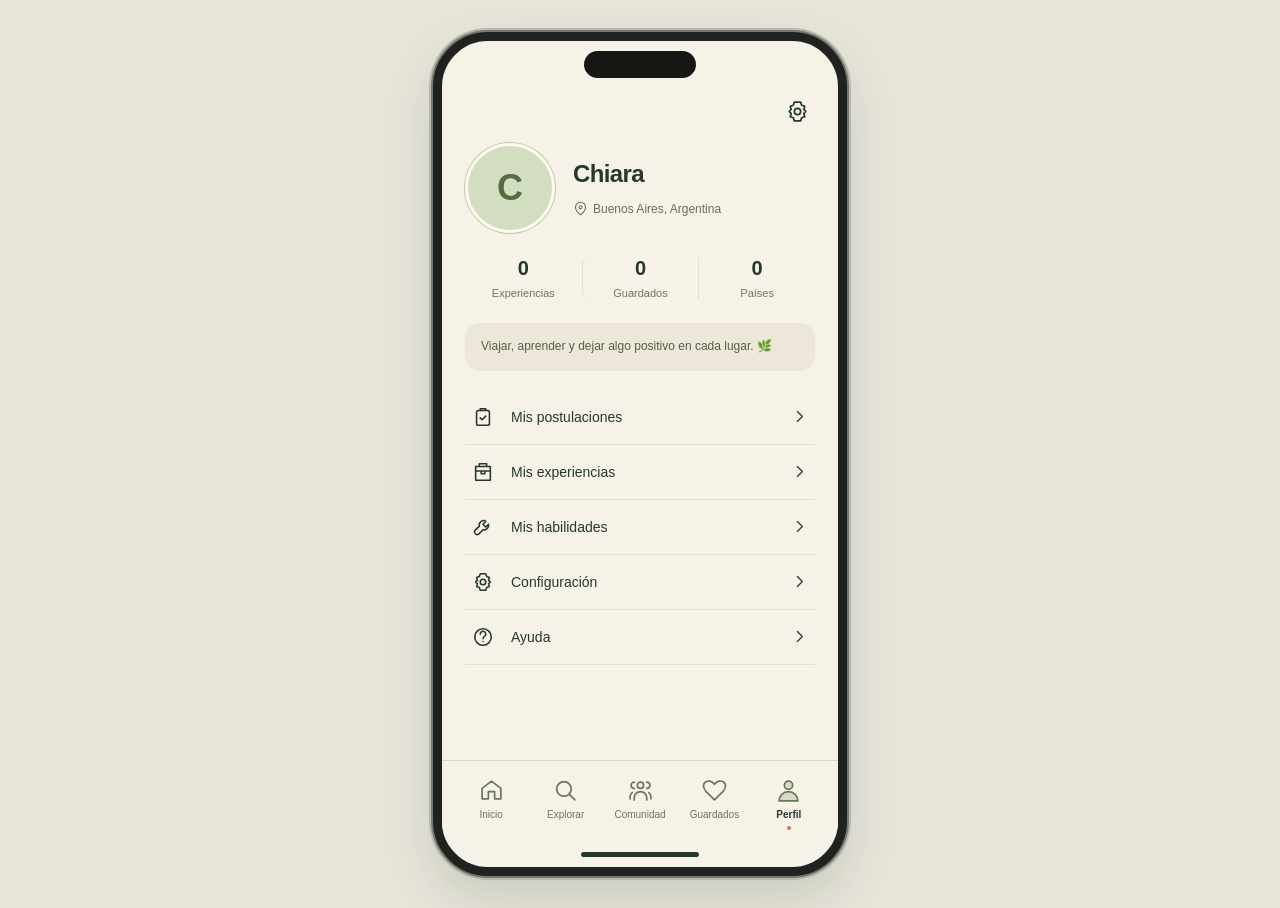
<file: perfil.html>
<!doctype html><html lang="es"><head><meta charset="UTF-8"><meta name="viewport" content="width=device-width, initial-scale=1"><meta name="theme-color" content="#F3F0E6"><title>Mi perfil · Skillway</title><link rel="stylesheet" href="index.css"><link rel="stylesheet" href="perfil.css"></head><body><div class="app profile-app"><header class="profile-toolbar"><h1 class="sr-only">Mi perfil</h1><button data-section="settings" aria-label="Configuración del perfil"><svg viewBox="0 0 24 24" aria-hidden="true"><path d="m9 3-1 3-3 1 1 3-2 2 2 2-1 3 3 1 1 3h6l1-3 3-1-1-3 2-2-2-2 1-3-3-1-1-3Z"/><circle cx="12" cy="12" r="3"/></svg></button></header><main><section class="profile-identity"><span class="profile-avatar" aria-label="Avatar de Chiara">C</span><div><h2 id="profile-name">Chiara</h2><p><svg viewBox="0 0 24 24" aria-hidden="true"><path d="M20 10c0 6-8 12-8 12S4 16 4 10a8 8 0 1 1 16 0Z"/><circle cx="12" cy="10" r="2.5"/></svg><span id="profile-location">Buenos Aires, Argentina</span></p></div></section><section class="profile-stats" aria-label="Tu recorrido"><a href="progreso.html" aria-label="Ver mis experiencias y progreso"><strong>0</strong><span>Experiencias</span></a><a href="guardados.html"><strong id="saved-count">0</strong><span>Guardados</span></a><div><strong>0</strong><span>Países</span></div></section><p class="profile-bio" id="profile-bio">Viajar, aprender y dejar algo positivo en cada lugar. 🌿</p><nav class="profile-menu" aria-label="Opciones de perfil"><button class="profile-menu-item" data-section="applications"><svg viewBox="0 0 24 24" aria-hidden="true"><rect x="5" y="5" width="14" height="16" rx="2"/><path d="M9 5V3h6v2m-6 8 2 2 4-4"/></svg><span>Mis postulaciones</span><svg class="menu-chevron" viewBox="0 0 24 24" aria-hidden="true"><path d="m9 5 7 7-7 7"/></svg></button><a class="profile-menu-item" href="progreso.html"><svg viewBox="0 0 24 24" aria-hidden="true"><path d="M8 6V3h8v3M4 6h16v15H4ZM4 11h16M10 11v3h4v-3"/></svg><span>Mis experiencias</span><svg class="menu-chevron" viewBox="0 0 24 24" aria-hidden="true"><path d="m9 5 7 7-7 7"/></svg></a><button class="profile-menu-item" data-section="skills"><svg viewBox="0 0 24 24" aria-hidden="true"><path d="M14 5a5 5 0 0 0-6 6l-5 5a3 3 0 0 0 4 4l5-5a5 5 0 0 0 6-6l-3 3-3-3 3-3Z"/></svg><span>Mis habilidades</span><svg class="menu-chevron" viewBox="0 0 24 24" aria-hidden="true"><path d="m9 5 7 7-7 7"/></svg></button><button class="profile-menu-item" data-section="settings"><svg viewBox="0 0 24 24" aria-hidden="true"><path d="m9 3-1 3-3 1 1 3-2 2 2 2-1 3 3 1 1 3h6l1-3 3-1-1-3 2-2-2-2 1-3-3-1-1-3Z"/><circle cx="12" cy="12" r="3"/></svg><span>Configuración</span><svg class="menu-chevron" viewBox="0 0 24 24" aria-hidden="true"><path d="m9 5 7 7-7 7"/></svg></button><button class="profile-menu-item" data-section="help"><svg viewBox="0 0 24 24" aria-hidden="true"><circle cx="12" cy="12" r="9"/><path d="M9 9a3 3 0 1 1 5 2c-2 1-2 2-2 3m0 3h.01"/></svg><span>Ayuda</span><svg class="menu-chevron" viewBox="0 0 24 24" aria-hidden="true"><path d="m9 5 7 7-7 7"/></svg></button></nav></main>      <nav class="bottom-nav" aria-label="Navegación inferior">
        <a class="nav-item" href="index.html"><svg viewBox="0 0 24 24"><path d="m3 10 9-7 9 7v10h-6v-7H9v7H3Z"/></svg><span>Inicio</span></a>
        <a class="nav-item" href="explorar.html"><svg viewBox="0 0 24 24"><circle cx="10.5" cy="10.5" r="7"/><path d="m16 16 5 5"/></svg><span>Explorar</span></a>
        <a class="nav-item" href="comunidad.html"><svg viewBox="0 0 24 24" aria-hidden="true"><circle cx="12" cy="7" r="3"/><path d="M6 21v-2a6 6 0 0 1 12 0v2M18 4a3 3 0 0 1 0 6M20 14a5 5 0 0 1 2 4v2M6 4a3 3 0 0 0 0 6M4 14a5 5 0 0 0-2 4v2"/></svg><span>Comunidad</span></a>
        <a class="nav-item" href="guardados.html"><svg viewBox="0 0 24 24"><path d="M12 21 3.5 12.5C-3 5 7-1 12 6c5-7 15-1 8.5 6.5Z"/></svg><span>Guardados</span></a>
        <a class="nav-item selected" href="perfil.html" aria-current="page"><svg viewBox="0 0 24 24"><circle cx="12" cy="7" r="4"/><path d="M3 22a9 9 0 0 1 18 0Z"/></svg><span>Perfil</span></a>
      </nav></div><dialog class="profile-panel" aria-labelledby="profile-panel-title"><header><h2 id="profile-panel-title"></h2><button class="close-profile-panel" aria-label="Cerrar">×</button></header><div id="profile-panel-content"></div></dialog><script src="favoritos-store.js"></script><script src="perfil.js?v=2"></script></body></html>
</file>
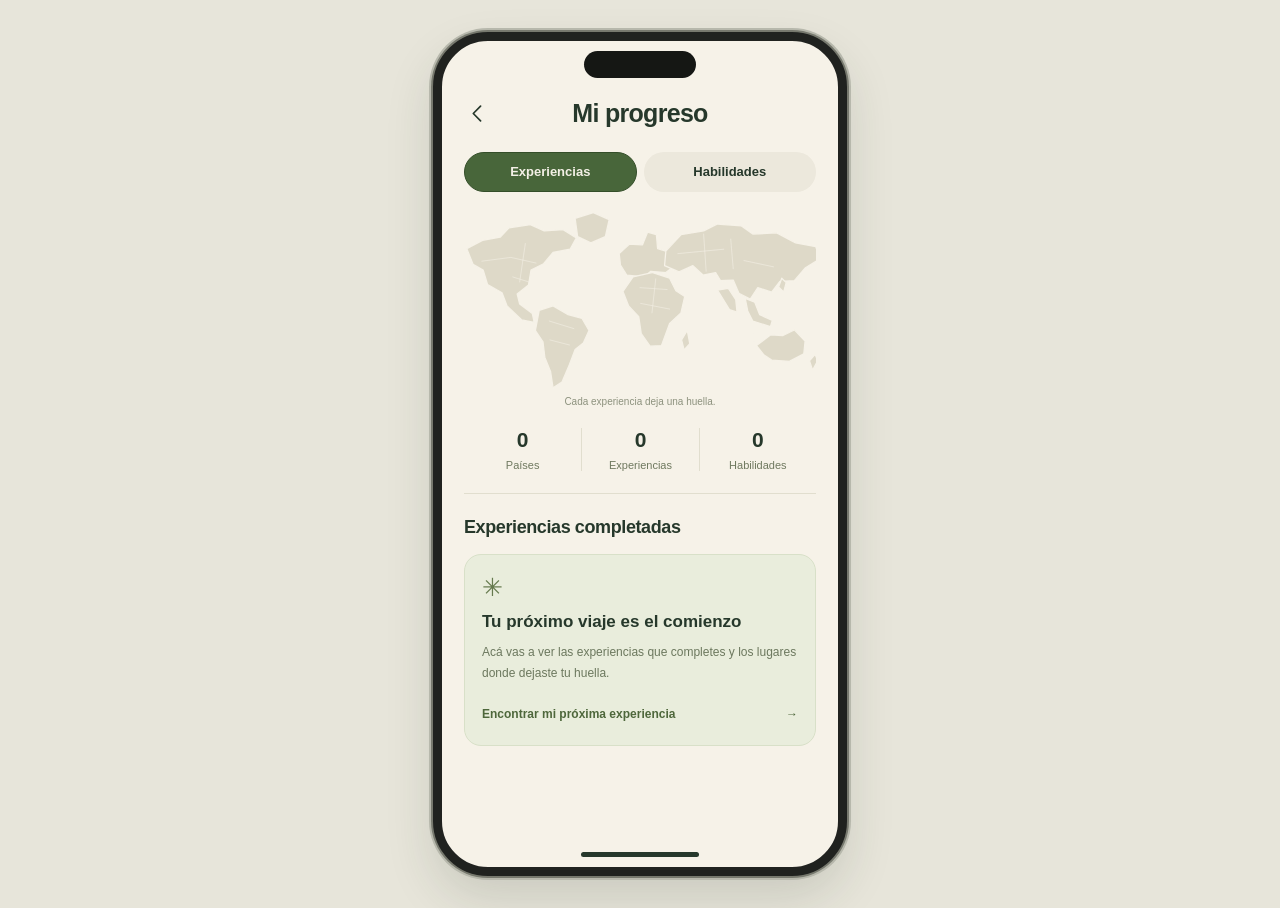
<file: progreso.html>
<!doctype html><html lang="es"><head><meta charset="UTF-8"><meta name="viewport" content="width=device-width, initial-scale=1"><meta name="theme-color" content="#F3F0E6"><title>Mi progreso · Skillway</title><link rel="stylesheet" href="index.css"><link rel="stylesheet" href="progreso.css"></head><body><div class="app progress-app"><header class="progress-header"><a href="perfil.html" aria-label="Volver a mi perfil"><svg viewBox="0 0 24 24" aria-hidden="true"><path d="m14 5-7 7 7 7"/></svg></a><h1>Mi progreso</h1></header><main><div class="progress-tabs" role="tablist" aria-label="Tu progreso"><button role="tab" id="experience-tab" aria-selected="true" aria-controls="experience-panel">Experiencias</button><button role="tab" id="skills-tab" aria-selected="false" aria-controls="skills-panel" tabindex="-1">Habilidades</button></div><section id="experience-panel" role="tabpanel" aria-labelledby="experience-tab"><div class="progress-map"><svg viewBox="0 0 600 300" role="img" aria-label="Mapa ilustrativo del mundo. Todavía no hay países visitados registrados."><g fill="#ded9c8" stroke="#f6f2e8" stroke-width="2" stroke-linejoin="round"><path d="m25 66 25-13 28-5 14-15 34-5 22 10 30-2 21 13-10 18-27 5-15 18-20 10-4 24-18 14 4 16 20 15 3 14-20-4-23-22-8-21-23-13-7-23-16-9Z"/><path d="m140 164 22-7 24 14 22 6 11 19-9 20-13 10-9 24-12 28-14 9-4-26-9-22-3-25-12-18Z"/><path d="m197 18 29-9 25 11-6 27-23 10-21-10Z"/><path d="m267 74 16-15 21 1 8-20 14 4 2 22 22 7 8 18-17 13-24-2-10 9-28-3-10-16Z"/><path d="m289 111 30-7 28 9 10 20 14 9-6 26-18 17-13 35-18 1-14-20-4-27-16-17-9-23Z"/><path d="m341 70 24-26 36-6 22-11 38 3 18 13 38-2 30 16 32 6 7 19-24 15-17 20-23 1-13 17-22-7-12 18-18-9-9-21-20 1-8-13-20 4-16-15-22 10-23-10Z"/><path d="m423 132 17-3 12 18 2 20-12-4-9-15Z"/><path d="m467 145 15 6 8 20 20 9-3 10-28-9-8-16Z"/><path d="m520 127 5-14 7 7-4 15Z"/><path d="m485 220 22-17 20 1 18-9 17 18-2 20-23 12-28-2-12-8Z"/><path d="m569 244 9-10 4 10-8 15Z"/><path d="m366 211 9-15 4 21-9 10Z"/></g><g stroke="#f6f2e8" stroke-width="1.2" fill="none" opacity=".7"><path d="m49 86 46-6 40 9m-37 22 32 10m-12-63-9 61m47 62 39 12m-38 18 31 8m112-91 43 3m-42 22 46 9m-22-48-6 54m41-94 73-7m-32-24 4 59m39-51 4 47m17-13 47 10m-32 100 2 29"/></g></svg><p>Cada experiencia deja una huella.</p></div><section class="progress-stats" aria-label="Estadísticas de tu recorrido"><div><strong>0</strong><span>Países</span></div><div><strong>0</strong><span>Experiencias</span></div><div><strong id="progress-skills-count">0</strong><span>Habilidades</span></div></section><section class="completed-experiences"><h2>Experiencias completadas</h2><div class="progress-empty"><span aria-hidden="true">✳</span><h3>Tu próximo viaje es el comienzo</h3><p>Acá vas a ver las experiencias que completes y los lugares donde dejaste tu huella.</p><a href="explorar.html">Encontrar mi próxima experiencia <span aria-hidden="true">→</span></a></div></section></section><section id="skills-panel" role="tabpanel" aria-labelledby="skills-tab" hidden><div class="skills-progress-heading"><span>LO QUE SABÉS TIENE VALOR</span><h2>Tus habilidades</h2><p>Las habilidades que elegiste en tu perfil para compartir con el mundo.</p></div><div id="progress-skills"></div><p class="skills-progress-note">Estas son tus habilidades seleccionadas. Las que desarrolles en cada experiencia aparecerán cuando registremos tu recorrido.</p><a href="perfil.html" class="edit-progress-skills">Editar desde mi perfil →</a></section></main></div><script src="progreso.js"></script></body></html>
</file>
<file: index.css>
:root { font-family: Arial, Helvetica, sans-serif; color: #171c1a; background: #eeede8; --surface: #d9d8d2; --placeholder: #a3a59e; }
* { box-sizing: border-box; }
body { margin: 0; }
html { scroll-behavior: smooth; }
a { color: inherit; text-decoration: none; }
button, input, select { font: inherit; }
button { cursor: pointer; }
a, button { -webkit-tap-highlight-color: transparent; }
button:focus-visible, a:focus-visible, select:focus-visible { outline: 2px solid #53694a; outline-offset: 4px; }
.app { max-width: 460px; min-height: 100svh; margin: auto; background: #faf9f3; display: flex; flex-direction: column; }
.header { padding: 30px 26px 18px; display: flex; justify-content: space-between; align-items: center; }
.brand { font-size: 29px; font-weight: 750; letter-spacing: -1px; }
.notification { display: grid; place-items: center; width: 40px; height: 40px; }
svg { width: 25px; height: 25px; fill: none; stroke: currentColor; stroke-width: 1.65; stroke-linecap: round; stroke-linejoin: round; }
main { padding: 0 26px 28px; flex: 1; }
.search-bar { display: flex; align-items: center; gap: 9px; height: 54px; padding: 0 9px; border: 1px solid #cecec5; border-radius: 30px; background: #f5f4ee; box-shadow: inset 0 1px 2px #00000003; transition: border-color .2s, box-shadow .2s; }
.search-bar:focus-within { border-color: #7b8b6f; box-shadow: 0 0 0 3px #697d5015; background: #fffef9; }
.search-submit, .filter-button { border: 0; background: transparent; color: #303634; width: 40px; height: 44px; padding: 8px; display: grid; place-items: center; flex-shrink: 0; border-radius: 50%; }
.search-bar input { min-width: 0; width: 100%; flex: 1; border: 0; outline: none; background: transparent; font-size: 15px; color: #252d28; }
.search-bar input::placeholder { color: #565b57; opacity: 1; }
.filter-button:hover, .search-submit:hover { background: #e7e9df; }
.search-filters { margin-top: 10px; border: 1px solid #d7d9cd; border-radius: 14px; padding: 14px; font-size: 14px; }
.search-filters label { display: block; margin-bottom: 8px; }
.search-filters select { width: 100%; padding: 10px; border: 1px solid #cccfc4; border-radius: 8px; background: #fffef9; }
.search-status { font-size: 13px; line-height: 1.5; color: #58664f; margin: 12px 4px; }
.featured { margin-top: 19px; }
.image-placeholder { position: relative; overflow: hidden; background: var(--surface); }
.image-placeholder::before, .image-placeholder::after { content: ''; position: absolute; inset: 0; background: linear-gradient(to top right, transparent calc(50% - .5px), #b7b9b1 50%, transparent calc(50% + .5px)); pointer-events: none; }
.image-placeholder::after { transform: scaleX(-1); }
.hero { aspect-ratio: 364 / 207; border-radius: 17px; }
.text-placeholder { display: block; background: var(--placeholder); border-radius: 4px; }
.hero-tag { position: absolute; top: 26px; left: 18px; width: 25%; height: 27px; }
.hero-copy { position: absolute; left: 18px; bottom: 22px; width: 52%; display: grid; gap: 10px; }
.hero-copy span { height: 14px; background: #91958e; }
.hero-copy span:first-child { width: 75%; }
.hero-copy span:nth-child(2) { height: 18px; }
.hero-copy span:last-child { width: 58%; opacity: .65; }
.hero-arrow { position: absolute; z-index: 1; bottom: 22px; right: 17px; width: 48px; height: 48px; display: grid; place-items: center; background: #92978f; color: #fff; border-radius: 50%; font-size: 32px; font-weight: 300; }
.pagination { display: flex; justify-content: center; margin-top: 4px; }
.dot { position: relative; border: 0; background: transparent; width: 20px; height: 30px; padding: 0; }
.dot::after { content: ''; position: absolute; width: 9px; height: 9px; border-radius: 50%; background: #d3d4cc; top: 50%; left: 50%; transform: translate(-50%, -50%); }
.dot.active::after { background: #27372d; }
.skills { margin-top: 16px; scroll-margin-top: 20px; }
.section-heading { display: flex; justify-content: space-between; align-items: center; gap: 8px; }
h2 { font-size: 18px; line-height: 1.3; letter-spacing: -.4px; margin: 0; }
.section-heading a { white-space: nowrap; font-size: 13px; padding-block: 8px; }
.section-heading a span { font-size: 21px; margin-left: 3px; vertical-align: -1px; }
.skill-grid { display: grid; grid-template-columns: repeat(4, minmax(0, 1fr)); gap: 15px; margin-top: 8px; }
.skill { text-align: center; min-width: 0; }
.skill-circle { width: 61px; max-width: 100%; aspect-ratio: 1; margin: auto; border-radius: 50%; border: 1px solid #c2c5bc; background: #d9dad3; }
.skill-label { display: block; font-size: 13px; line-height: 1.2; margin: 8px auto 0; max-width: 85px; }
.opportunities { margin-top: 35px; scroll-margin-top: 20px; }
.card-grid { display: grid; grid-template-columns: repeat(2, minmax(0, 1fr)); gap: 14px; margin-top: 8px; }
.card { border: 1px solid #c8cbc1; border-radius: 8px; overflow: hidden; }
.card-image { aspect-ratio: 174 / 90; border-bottom: 1px solid #b9bdb2; }
.card-body { padding: 11px; display: grid; gap: 7px; }
.long-line { width: 90%; height: 9px; background: #bdbfb6; }
.short-line { width: 65%; height: 9px; background: #d0d1c8; }
.location-placeholder { display: flex; align-items: center; gap: 5px; font-size: 13px; color: #72796b; height: 12px; }
.location-placeholder .text-placeholder { width: 40%; height: 8px; background: #dedfd6; }
.bottom-nav { display: flex; justify-content: space-around; padding: 10px 12px max(17px, env(safe-area-inset-bottom)); border-top: 1px solid #dadbd1; background: #faf9f3; }
.nav-item { min-width: 0; flex: 1; display: flex; flex-direction: column; align-items: center; gap: 6px; font-size: 11px; padding-top: 3px; }
.nav-item svg { width: 25px; height: 25px; }
.nav-item.selected svg { fill: #14251b; stroke: #14251b; }
@media (max-width: 360px) {
  main { padding-inline: 18px; }
  .header { padding-inline: 18px; }
  h2 { font-size: 16px; }
  .section-heading a { font-size: 12px; }
  .search-bar { gap: 3px; padding-inline: 5px; }
  .search-bar input { font-size: 14px; }
  .skill-grid { gap: 8px; }
  .skill-label { font-size: 12px; }
}
@media (prefers-reduced-motion: reduce) { html { scroll-behavior: auto; } .search-bar { transition: none; } }

/* Identidad Skillway: naturaleza, calidez y caminos que conectan. */
:root {
  --green: #667A4E;
  --forest: #26382B;
  --cream: #F3F0E6;
  --beige: #BDC9A8;
  --terracotta: #C87545;
  --surface: #e1e5d5;
  --placeholder: #8c9c76;
  color: var(--forest);
  background: #e3e5d8;
  font-family: 'Avenir Next', 'Trebuchet MS', Arial, sans-serif;
}
.app { background: var(--cream); }
.header { padding-top: 25px; padding-bottom: 23px; }
.brand { display: flex; align-items: center; gap: 10px; color: var(--green); letter-spacing: -1.3px; }
.brand-mark { width: 45px; height: 49px; flex-shrink: 0; }
.brand-lockup { display: flex; flex-direction: column; gap: 3px; }
.brand-name { font-size: 31px; font-weight: 850; line-height: 1; }
.brand-tagline { font-size: 10px; font-weight: 500; letter-spacing: -.1px; }
.notification { background: #667a4e0c; border-radius: 43% 57% 52% 48%; color: var(--green); }
.search-bar { background: #faf8f0; border-color: #bdc9a8; box-shadow: 0 3px 12px #26382b04; }
.search-bar:focus-within { background: #fffdf6; border-color: var(--green); box-shadow: 0 0 0 3px #667a4e19; }
.search-submit, .filter-button { color: var(--green); }
.search-bar input { color: var(--forest); }
.search-bar input::placeholder { color: #64715b; }
.search-filters { background: #f9f7ef; border-color: var(--beige); }
.search-filters select { color: var(--forest); }
.hero { isolation: isolate; position: relative; overflow: hidden; min-height: 225px; aspect-ratio: 364 / 225; background: var(--forest); border-radius: 27px 45px 26px 35px; color: var(--cream); padding: 22px; }
.hero::before { content: ''; position: absolute; width: 200px; height: 240px; background: var(--green); border-radius: 60% 40% 65% 35%; right: -65px; top: -50px; transform: rotate(-22deg); z-index: -1; }
.hero::after { content: ''; position: absolute; width: 160px; height: 125px; background: #bdc9a821; border-radius: 42% 58% 37% 63%; right: -48px; bottom: -59px; z-index: -1; }
.hero-tag { position: relative; inset: auto; display: inline-block; width: auto; height: auto; font-size: 9px; letter-spacing: 1.8px; color: var(--beige); background: none; }
.hero-copy { position: relative; inset: auto; width: 83%; display: block; margin-top: 13px; }
h1 { font-size: clamp(26px, 7.6vw, 33px); line-height: 1.07; letter-spacing: -1px; margin: 0; font-weight: 750; }
.hero-copy p { font-size: 11px; line-height: 1.5; margin: 12px 0 0; max-width: 185px; color: #dce2ce; }
.hero-path { position: absolute; right: -5px; top: 0; width: 130px; height: 100%; color: var(--beige); opacity: .65; z-index: -1; }
.hero-path path { stroke-width: 15; }
.hero-arrow { background: var(--terracotta); color: var(--cream); width: 45px; height: 45px; bottom: 20px; border-radius: 48% 52% 42% 58%; transition: transform .2s; }
.hero-arrow:hover { transform: translateX(3px); }
.dot.active::after { background: var(--terracotta); }
.dot::after { background: #bdc9a8; width: 7px; height: 7px; }
h2 { color: var(--forest); font-weight: 750; }
.section-heading a { color: #52643f; }
.section-heading a span { color: var(--terracotta); }
.skill-circle { display: grid; place-items: center; background: #dce2cc; border: 0; border-radius: 44% 56% 49% 51% / 57% 43% 57% 43%; color: var(--green); }
.skill-circle svg { width: 27px; height: 27px; }
.skill:nth-child(2) .skill-circle { background: #e9d6c6; color: #9c512b; border-radius: 58% 42% 53% 47%; }
.skill:nth-child(3) .skill-circle { background: #d4dcc5; border-radius: 40% 60% 43% 57%; }
.skill:nth-child(4) .skill-circle { background: #e7e1ce; color: #746744; border-radius: 55% 45% 60% 40%; }
.skill-label { color: var(--forest); }
.card { border-color: #cbd1bb; border-radius: 17px 17px 19px 9px; background: #faf8f0; }
.card:nth-child(2) { border-radius: 17px 17px 9px 19px; }
.card-image { background: #dce2cf; border-color: #bdc9a8; }
.card:nth-child(2) .card-image { background: #e6d9c9; }
.image-placeholder::before, .image-placeholder::after { opacity: .45; }
.long-line { background: #91a17b; }
.short-line { background: #bdc9a8; }
.location-placeholder { color: var(--terracotta); }
.location-placeholder .text-placeholder { background: #dedcc9; }
.bottom-nav { background: var(--cream); border-color: #d4dac7; padding-top: 14px; }
.nav-item { color: #6a765d; font-size: 10px; }
.nav-item.selected { color: var(--forest); font-weight: 700; }
.nav-item.selected svg { fill: var(--green); stroke: var(--green); }
.nav-item.selected::after { content: ''; width: 4px; height: 4px; background: var(--terracotta); border-radius: 50%; }
@media (max-width: 360px) { .brand-name { font-size: 28px; } .hero { padding: 20px; } .hero-copy { width: 88%; } }
@media (prefers-reduced-motion: reduce) { .hero-arrow { transition: none; } }

/* Logo original de la marca, sin modificaciones. */
.header { padding-top: 8px; padding-bottom: 12px; }
.brand { width: 156px; }
.brand-logo { display: block; width: 100%; height: auto; }

/* Composición horizontal con el símbolo del archivo original. */
.header { padding-top: 25px; padding-bottom: 23px; }
.brand { width: auto; gap: 10px; }
.brand-symbol { display: block; position: relative; overflow: hidden; width: 49px; height: 49px; flex-shrink: 0; }
.brand-symbol img { position: absolute; width: 132px; height: 118px; max-width: none; left: -42px; top: -24px; }
.brand-name { color: #666b35; }
.brand-tagline { color: #666b35; }

/* Destacados: desplazamiento táctil nativo con ajuste por tarjeta. */
.featured-track { display: flex; gap: 14px; overflow-x: auto; scroll-snap-type: x mandatory; scrollbar-width: none; border-radius: 20px; position: relative; overscroll-behavior-x: contain; }
.featured-track::-webkit-scrollbar { display: none; }
.featured-card { flex: 0 0 100%; min-width: 0; scroll-snap-align: start; scroll-snap-stop: always; border: 1px solid #d4d8c9; border-radius: 20px; overflow: hidden; background: #faf8f0; }
.featured-image { aspect-ratio: 364 / 175; background: #d6dfc6; }
.featured-card:nth-child(2n) .featured-image { background: #e7d5c3; }
.featured-card:nth-child(3n) .featured-image { background: #d8ddcc; }
.featured-badge, .featured-count { position: absolute; z-index: 1; top: 12px; font-size: 11px; padding: 7px 10px; border-radius: 24px; }
.featured-badge { left: 12px; color: var(--forest); background: var(--beige); font-weight: 700; }
.featured-count { right: 12px; background: #26382bc9; color: var(--cream); }
.featured-body { position: relative; padding: 15px 15px 17px; min-height: 160px; }
.featured-body h2 { font-size: 20px; padding-right: 49px; line-height: 1.2; }
.place { display: flex; align-items: center; gap: 5px; color: #68705e; font-size: 13px; margin: 8px 0; }
.place svg { width: 14px; height: 16px; flex-shrink: 0; }
.featured-description { color: #626b5d; font-size: 13px; line-height: 1.5; margin: 10px 0 0; }
.detail-arrow { position: absolute; right: 13px; top: 15px; display: grid; place-items: center; padding: 0; border: 0; width: 42px; height: 42px; border-radius: 50%; background: var(--forest); color: var(--cream); transition: background .18s ease; }
.detail-arrow svg { display: block; width: 23px; height: 23px; stroke-width: 1.8; }
.detail-arrow:hover { background: var(--green); }
.detail-arrow:active { background: #415536; }
.pagination { margin-top: 2px; }
.dot { width: 24px; height: 32px; }
.dot::after { width: 8px; height: 8px; }
.dot.active::after { background: var(--green); }
.recommendation { position: relative; }
.recommendation-image { aspect-ratio: 1.8; }
.recommendation-body { padding: 10px 9px 12px; }
.recommendation-title { display: block; text-align: left; border: 0; background: transparent; padding: 0; color: var(--forest); font-size: 14px; font-weight: 750; line-height: 1.3; }
.recommendation .place { font-size: 11px; margin-block: 7px; }
.tags { display: flex; flex-wrap: wrap; gap: 4px; }
.tags span { background: #dfe5d3; color: #35452e; font-size: 9px; border-radius: 15px; padding: 4px 7px; }
.recommendation:nth-child(2) .tags span { background: #e6dfd1; }
.save-opportunity { position: absolute; top: 7px; right: 7px; background: #26382b66; color: #fff; border: 0; width: 32px; height: 32px; border-radius: 50%; font-size: 26px; line-height: 1; }
.save-opportunity[aria-pressed="true"] { background: var(--terracotta); }
.opportunity-dialog { width: min(430px, calc(100% - 28px)); max-height: 88svh; padding: 0; border: 1px solid var(--beige); border-radius: 24px; color: var(--forest); background: var(--cream); }
.opportunity-dialog::backdrop { background: #15261ed1; }
.close-detail { position: absolute; top: 10px; right: 10px; z-index: 2; border: 0; border-radius: 50%; width: 38px; height: 38px; background: var(--cream); color: var(--forest); font-size: 28px; }
.detail-image { height: 170px; }
.detail-content { padding: 22px; }
.detail-eyebrow { color: #667a4e; font-size: 10px; letter-spacing: 1.6px; }
.detail-content h2 { font-size: 25px; margin-top: 10px; }
.detail-content h3 { font-size: 17px; margin-top: 24px; }
.detail-content p { font-size: 14px; line-height: 1.6; }
.detail-content .detail-note { font-size: 12px; color: #68705e; border-top: 1px solid var(--beige); padding-top: 15px; margin-top: 23px; }
.sr-only { position: absolute; width: 1px; height: 1px; overflow: hidden; clip-path: inset(50%); white-space: nowrap; }

/* Fotografías de las experiencias. */
.has-photo { position: relative; overflow: hidden; }
.opportunity-photo { display: block; width: 100%; height: 100%; object-fit: cover; object-position: center; }
.featured-image.has-photo .opportunity-photo { position: absolute; inset: 0; }

.experience-section { margin: 22px 0 18px; padding: 16px; border: 1px solid var(--beige); background: #e7ebdc; border-radius: 18px 24px 18px 12px; }
.detail-content .experience-section h3 { margin: 0 0 10px; }
.detail-skills { padding-left: 18px; margin: 12px 0; font-size: 14px; line-height: 1.6; }
.detail-skills li { margin-bottom: 8px; padding-left: 3px; }
.detail-skills li::marker { color: #9b552f; }
.detail-content .detail-experience { font-size: 13px; border-top: 1px solid var(--beige); padding-top: 12px; margin-bottom: 0; }

/* Familia de íconos de habilidades con proporciones y trazo comunes. */
.skill-circle svg { width: 29px; height: 29px; stroke-width: 1.55; stroke-linecap: round; stroke-linejoin: round; fill: none; overflow: visible; }
.skill-circle { box-shadow: inset 0 0 0 1px #26382b08; }

/* Categorías navegables con respuesta al mouse, teclado y toque. */
a.skill { display: block; padding: 5px 2px 7px; border-radius: 16px; cursor: pointer; touch-action: manipulation; }
a.skill .skill-circle { transition: transform .22s ease, box-shadow .22s ease; }
a.skill .skill-circle svg { transition: transform .22s ease; }
a.skill .skill-label { transition: color .22s ease; }
a.skill:focus-visible .skill-circle { transform: translateY(-4px); box-shadow: 0 6px 12px #26382b14; }
@media (hover: hover) {
  a.skill:hover .skill-circle { transform: translateY(-5px); box-shadow: 0 7px 14px #26382b18; }
  a.skill:hover .skill-circle svg { transform: rotate(-6deg) scale(1.06); }
  a.skill:hover .skill-label { color: #9b552f; }
}
a.skill:active .skill-circle { transform: scale(.94); box-shadow: none; }
.category-header { padding: 28px 26px; }
.back-link { display: inline-flex; align-items: center; gap: 9px; font-size: 14px; color: var(--green); padding-block: 8px; }
.back-link span { font-size: 22px; }
.category-main { padding-top: 52px; }
.category-eyebrow { font-size: 10px; letter-spacing: 1.8px; color: var(--green); }
.category-main h1 { margin-top: 18px; font-size: 35px; }
.category-main p { margin-top: 22px; font-size: 15px; line-height: 1.7; color: #626b5d; }
.category-home { display: inline-flex; gap: 20px; align-items: center; margin-top: 22px; padding: 14px 20px; border-radius: 28px; background: var(--forest); color: var(--cream); font-size: 14px; }
@media (prefers-reduced-motion: reduce) {
  a.skill .skill-circle, a.skill .skill-circle svg, a.skill .skill-label { transition: none; }
  a.skill:hover .skill-circle, a.skill:focus-visible .skill-circle, a.skill:active .skill-circle, a.skill:hover .skill-circle svg { transform: none; }
}

.recommendation-image.has-photo .opportunity-photo { position: absolute; inset: 0; }

/* Guardados: corazón vectorial y estados visuales. */
.save-opportunity { top: 8px; right: 8px; display: grid; place-items: center; width: 40px; height: 40px; padding: 0; background: #f3f0e6ed; color: var(--forest); border: 1px solid #ffffff80; box-shadow: 0 2px 8px #26382b1a; backdrop-filter: blur(8px); transition: background .18s ease, transform .18s ease; }
.save-opportunity svg { width: 21px; height: 21px; fill: none; stroke-width: 1.7; transition: fill .18s ease; }
.save-opportunity[aria-pressed="true"] { background: var(--cream); color: #a4562d; }
.save-opportunity[aria-pressed="true"] svg { fill: currentColor; }
@media (hover: hover) { .save-opportunity:hover { background: #fffdf7; transform: translateY(-1px); } }
.save-opportunity:active { transform: scale(.93); }
@media (prefers-reduced-motion: reduce) { .save-opportunity, .save-opportunity svg { transition: none; } .save-opportunity:hover, .save-opportunity:active { transform: none; } }

/* Toda la recomendación abre el detalle; guardar es una acción independiente. */
.recommendation { transition: transform .22s ease, box-shadow .22s ease, border-color .22s ease; }
.recommendation-title::after { content: ''; position: absolute; inset: 0; z-index: 1; cursor: pointer; border-radius: inherit; }
.recommendation .save-opportunity { z-index: 2; }
.recommendation-image .opportunity-photo { transition: transform .35s ease; }
.recommendation:focus-within { border-color: var(--green); box-shadow: 0 0 0 2px #667a4e24; }
@media (hover: hover) {
  .recommendation:hover { transform: translateY(-4px); box-shadow: 0 8px 20px #26382b15; border-color: #9eaf89; }
  .recommendation:hover .opportunity-photo { transform: scale(1.045); }
}
.recommendation:active { transform: translateY(-1px); }
@media (prefers-reduced-motion: reduce) {
  .recommendation, .recommendation-image .opportunity-photo { transition: none; }
  .recommendation:hover, .recommendation:active, .recommendation:hover .opportunity-photo { transform: none; }
}

.detail-actions { display: grid; gap: 10px; margin-top: 22px; }
.detail-actions button, .contact-submit { min-height: 48px; border-radius: 26px; font-size: 14px; font-weight: 650; padding: 12px 20px; display: flex; align-items: center; justify-content: center; gap: 10px; }
.apply-button, .contact-submit { border: 1px solid var(--forest); background: var(--forest); color: var(--cream); }
.message-button { border: 1px solid var(--green); color: var(--forest); background: transparent; }
.message-button svg { width: 20px; height: 20px; }
.apply-button:hover, .contact-submit:hover { background: var(--green); }
.message-button:hover { background: #e3e8d8; }
.contact-panel { margin-top: 24px; border-top: 1px solid var(--beige); padding-top: 6px; }
.detail-content .contact-context { color: var(--green); font-size: 13px; }
.opportunity-contact-form { display: grid; gap: 9px; }
.opportunity-contact-form label { font-size: 13px; margin-top: 7px; }
.opportunity-contact-form input, .opportunity-contact-form textarea { width: 100%; min-width: 0; border: 1px solid #b8c3a7; border-radius: 12px; padding: 12px; font: inherit; font-size: 14px; color: var(--forest); background: #fffdf6; }
.opportunity-contact-form textarea { resize: vertical; }
.opportunity-contact-form input:focus, .opportunity-contact-form textarea:focus { outline: 2px solid var(--green); outline-offset: 2px; }
.detail-content .contact-demo-note { font-size: 12px; margin-block: 5px; color: #65715c; }
.detail-content .contact-feedback { font-size: 13px; color: var(--forest); margin: 4px 0; }

/* Vista de escritorio dentro de un marco de teléfono. */
@media (min-width: 600px) {
  body { padding: 32px 18px; background: #e7e5da; }
  .app { position: relative; width: 414px; max-width: 100%; min-height: 844px; margin-inline: auto; border: 9px solid #20221f; border-radius: 55px; overflow: clip; padding-top: 32px; box-shadow: 0 0 0 2px #77796e, 0 0 0 4px #b7b8ac, 0 22px 48px #26382b26; }
  .app::before { content: ''; position: absolute; z-index: 10; top: 10px; left: 50%; transform: translateX(-50%); width: 112px; height: 27px; border-radius: 22px; background: #151714; pointer-events: none; }
  .app::after { content: ''; display: block; width: 118px; height: 5px; border-radius: 5px; background: #26382b; margin: 5px auto 10px; flex-shrink: 0; }
  .explore-app { padding-bottom: 0; }
  .explore-app .bottom-nav { position: static; width: 100%; transform: none; margin-top: auto; }
}
</file>
<file: home.css>
.home-app { background: #f6f2e8; }
.home-header { padding: 33px 25px 24px; display: flex; align-items: center; justify-content: space-between; }
.home-eyebrow { font-size: 9px; letter-spacing: 1.8px; color: var(--green); }
.home-header h1 { font-size: 27px; line-height: 1.2; letter-spacing: -.8px; margin-top: 6px; }
.home-profile { width: 43px; height: 43px; display: grid; place-items: center; border-radius: 50%; background: var(--beige); color: var(--forest); border: 3px solid #fffaf0; box-shadow: 0 0 0 1px #bdc9a8; font-size: 19px; }
.home-app main { padding-inline: 24px; padding-bottom: 15px; }
.home-search { display: flex; align-items: center; gap: 7px; background: #eae6d9; border: 1px solid #e1dece; border-radius: 28px; height: 47px; padding: 0 12px; }
.home-search:focus-within { outline: 2px solid var(--green); outline-offset: 2px; }
.home-search button { border: 0; padding: 5px; display: grid; place-items: center; background: transparent; color: #7a826f; }
.home-search svg { width: 19px; height: 19px; }
.home-search input { border: 0; outline: none; background: transparent; min-width: 0; width: 100%; font: inherit; font-size: 12px; color: var(--forest); }
.home-search input::placeholder { color: #777e6d; opacity: 1; }
.home-hero { position: relative; isolation: isolate; margin-top: 22px; min-height: 285px; aspect-ratio: 1.25; overflow: hidden; border-radius: 21px; background: var(--forest); }
.home-hero-photo { position: absolute; inset: 0; width: 100%; height: 100%; object-fit: cover; object-position: 60% center; z-index: -2; }
.home-hero::after { content: ''; position: absolute; inset: 0; z-index: -1; background: linear-gradient(90deg, #16291fba, #16291f30), linear-gradient(0deg, #16291f80, transparent 65%); }
.home-hero-content { min-height: inherit; height: 100%; display: flex; flex-direction: column; align-items: flex-start; justify-content: flex-end; padding: 24px 21px; }
.hero-eyebrow { color: #e3e8d4; font-size: 8px; letter-spacing: 1.7px; margin-bottom: 13px; }
.home-hero h2 { color: #fffaf0; font-size: clamp(26px, 7.3vw, 33px); line-height: 1.16; font-weight: 650; letter-spacing: -.9px; text-shadow: 0 1px 8px #14291e20; }
.home-explore-button { margin-top: 23px; padding: 14px 18px; display: inline-flex; gap: 17px; align-items: center; font-size: 12px; font-weight: 700; border-radius: 28px; background: #fbf8ee; color: var(--forest); box-shadow: 0 2px 10px #00000010; transition: transform .2s ease, background .2s ease; }
.home-explore-button span { font-size: 17px; }
.home-destinations { margin-top: 29px; }
.home-section-heading { display: flex; align-items: center; justify-content: space-between; gap: 8px; margin-bottom: 15px; }
.home-section-heading h2 { font-size: 18px; letter-spacing: -.5px; }
.home-section-heading > a { font-size: 11px; color: #536943; padding-block: 8px; white-space: nowrap; }
.home-section-heading > a span { margin-left: 4px; }
.destination-grid { display: grid; grid-template-columns: repeat(3, minmax(0, 1fr)); gap: 10px; }
.destination-card { position: relative; background: #fcf8ee; overflow: hidden; border: 1px solid #e9e3d4; border-radius: 13px; box-shadow: 0 4px 12px #534b2a09; transition: transform .2s ease, box-shadow .2s ease; }
.destination-link { display: block; height: 100%; }
.destination-photo { position: relative; aspect-ratio: .9; overflow: hidden; background: var(--beige); }
.destination-photo img { width: 100%; height: 100%; object-fit: cover; transition: transform .3s ease; }
.destination-copy { padding: 12px 9px 14px; }
.destination-copy h3 { font-size: 14px; margin: 0; font-weight: 650; letter-spacing: -.4px; }
.destination-copy p { font-size: 11px; margin: 6px 0 0; color: #727964; }
.destination-save { position: absolute; top: 7px; right: 6px; display: grid; place-items: center; padding: 5px; width: 29px; height: 29px; border: 1px solid #fff8; border-radius: 50%; background: #f3f0e6d9; color: #9a572f; }
.destination-save svg { width: 17px; height: 17px; stroke-width: 1.7; }
.destination-save[aria-pressed="true"] svg { fill: #c87545; stroke: #a4582d; }
.destination-card:focus-within { outline: 2px solid var(--green); outline-offset: 3px; }
.home-signoff { margin: 24px 0 10px; display: flex; justify-content: center; align-items: center; gap: 8px; color: #81866e; font-size: 10px; }
.home-signoff svg { width: 16px; height: 16px; }
.home-app .bottom-nav { background: #f6f2e8; margin-top: 8px; }
@media (hover: hover) { .destination-card:hover { transform: translateY(-4px); box-shadow: 0 7px 17px #534b2a16; } .destination-card:hover img { transform: scale(1.05); } .home-explore-button:hover { background: #e4e9d7; transform: translateY(-2px); } }
@media (max-width: 360px) { .home-app main { padding-inline: 18px; } .home-header { padding-inline: 18px; } .destination-grid { gap: 7px; } .destination-copy { padding-inline: 7px; } .destination-copy h3 { font-size: 12px; } .home-section-heading h2 { font-size: 17px; } .home-search input { font-size: 11px; } }
@media (prefers-reduced-motion: reduce) { .destination-card, .destination-photo img, .home-explore-button { transition: none; } .destination-card:hover, .destination-card:hover img, .home-explore-button:hover { transform: none; } }

.destination-pages { position: relative; display: flex; gap: 16px; overflow-x: auto; scroll-snap-type: x mandatory; overscroll-behavior-x: contain; scrollbar-width: none; padding-block: 5px 10px; margin-top: -5px; }
.destination-pages::-webkit-scrollbar { display: none; }
.destination-pages > .destination-grid { flex: 0 0 100%; min-width: 0; scroll-snap-align: start; scroll-snap-stop: always; }
.destination-no-photo { display: grid; place-items: center; background: #dce3cb; }
.destination-card:nth-child(2) .destination-no-photo { background: #e5d8c7; }
.destination-card:nth-child(3) .destination-no-photo { background: #d0dac5; }
.destination-coming { width: 48px; height: 48px; border: 1px solid #667a4e55; border-radius: 45% 55% 50% 50%; display: grid; place-items: center; color: var(--green); font-size: 23px; }
.destination-dots { display: flex; justify-content: center; gap: 0; margin: 1px 0 6px; }
.destination-dots button { border: 0; background: transparent; padding: 0; width: 30px; height: 28px; position: relative; }
.destination-dots button::after { content: ''; position: absolute; width: 6px; height: 6px; border-radius: 50%; background: #c8d0bb; top: 50%; left: 50%; transform: translate(-50%, -50%); }
.destination-dots button[aria-pressed="true"]::after { background: var(--green); width: 16px; border-radius: 6px; }
</file>
<file: comunidad.css>
[hidden] { display: none !important; }
.community-app { height: 100svh; min-height: 0; background: #f6f2e8; overflow: hidden; }
.community-header { display: flex; justify-content: space-between; align-items: center; padding: 27px 23px 24px; flex-shrink: 0; }
.community-header h1 { font-size: 26px; letter-spacing: -.8px; }
.new-post { display: grid; place-items: center; width: 34px; height: 34px; border: 1px solid #3b532f; border-radius: 50%; background: #48663a; color: var(--cream); padding: 5px; }
.new-post svg { width: 23px; height: 23px; }
.community-app main { min-height: 0; display: flex; flex-direction: column; padding: 0 22px; }
.community-tabs { display: grid; grid-template-columns: 1fr 1fr; gap: 8px; margin-bottom: 18px; flex-shrink: 0; }
.community-tabs button { min-height: 39px; border: 1px solid transparent; border-radius: 25px; background: #ece8dc; color: var(--forest); font-size: 13px; font-weight: 600; }
.community-tabs button[aria-selected="true"] { color: var(--cream); background: #48663a; border-color: #344e29; }
#posts-panel, #challenges-panel { overflow-y: auto; min-height: 0; scrollbar-width: none; padding-bottom: 16px; }
.community-demo { font-size: 9px; color: #879077; margin: 0 0 12px; }
.community-post { padding: 8px 0 19px; border-bottom: 1px solid #dedfce; margin-bottom: 12px; }
.community-post > header { display: flex; gap: 10px; align-items: center; margin-bottom: 14px; }
.post-avatar { width: 39px; height: 39px; display: grid; place-items: center; flex-shrink: 0; border: 2px solid #fffaf0; box-shadow: 0 0 0 1px #ced5bf; border-radius: 50%; background: #d4ddc3; color: #526940; font-size: 17px; font-weight: 600; }
.avatar-1 { background: #e8d5c4; color: #9b5f37; }.avatar-2 { background: #d6e0dc; color: #4d6b5f; }.avatar-3 { background: #e4dfcc; color: #807243; }
.community-post h2 { font-size: 14px; margin: 0 0 3px; letter-spacing: 0; }
.community-post time { font-size: 11px; color: #7a826e; }
.post-more { margin-left: auto; border: 0; background: transparent; color: var(--forest); width: 38px; height: 38px; letter-spacing: 2px; }
.post-photo { aspect-ratio: 1.65; border-radius: 12px; background: #dde5cf; border: 1px solid #d1dcc1; display: flex; flex-direction: column; align-items: center; justify-content: center; gap: 8px; color: #788967; }
.post-photo svg { width: 41px; height: 41px; stroke-width: 1.2; }
.post-photo span { font-size: 12px; }.post-photo small { font-size: 9px; opacity: .7; }
.pending-1 { background: #dce6df; border-color: #cedbd0; }.pending-2 { background: #e8dfd0; border-color: #ded1bd; }
.post-caption { font-size: 13px; line-height: 1.65; margin: 11px 0 10px; }
.post-actions { display: flex; align-items: center; gap: 22px; }
.post-actions button { display: flex; align-items: center; gap: 7px; background: transparent; border: 0; color: var(--forest); min-height: 36px; padding: 3px 0; font-size: 12px; }
.post-actions svg { width: 22px; height: 22px; stroke-width: 1.7; }
.post-like[aria-pressed="true"] svg { fill: #d88156; stroke: #be6941; }
.post-comments { background: #eceee2; padding: 12px; margin-top: 12px; border-radius: 12px; }
.comment-list p { font-size: 12px; line-height: 1.5; margin: 0 0 10px; }
.post-comments small { color: #7c866e; font-size: 9px; }
.comment-form { display: flex; gap: 6px; margin-bottom: 9px; }
.comment-form input { min-width: 0; width: 100%; border: 1px solid #cbd4bd; border-radius: 9px; background: #faf9f1; padding: 9px; font-size: 11px; }
.comment-form button { border: 0; border-radius: 9px; background: var(--forest); color: var(--cream); font-size: 10px; padding: 8px; }
.post-feedback { font-size: 11px; color: #647752; margin: 0; }.post-feedback:not(:empty) { margin-top: 10px; }
.post-options { text-align: right; margin-bottom: 10px; }.post-options button { border: 1px solid #cbd5bd; border-radius: 9px; padding: 9px 13px; color: var(--forest); background: #f5f6ed; font-size: 11px; }
.community-app .bottom-nav { flex-shrink: 0; margin-top: auto; background: #f6f2e8; }
.community-app .nav-item.selected svg { fill: #667a4e25; }
.challenges-intro { background: #e0e7d3; padding: 22px 17px; border-radius: 18px; margin-bottom: 18px; }
.challenges-intro > span { font-size: 8px; letter-spacing: 1.3px; color: var(--green); }.challenges-intro h2 { font-size: 23px; margin-top: 13px; }.challenges-intro p { font-size: 12px; line-height: 1.6; }
.challenge-card { padding: 18px; border: 1px solid #d7decb; border-radius: 15px; margin-bottom: 12px; background: #faf8ef; }.challenge-card > span { font-size: 9px; letter-spacing: 1.3px; color: #ad6741; }.challenge-card h3 { font-size: 17px; margin: 10px 0; }.challenge-card p { font-size: 12px; line-height: 1.7; color: #6d785f; }.challenge-card button { border: 1px solid var(--green); padding: 10px 16px; border-radius: 22px; color: var(--forest); background: #e5ebda; font-size: 12px; }
.compose-dialog { width: min(390px, calc(100% - 28px)); border: 1px solid var(--beige); border-radius: 22px; background: var(--cream); color: var(--forest); padding: 23px; }.compose-dialog::backdrop { background: #26382ba6; }.compose-dialog header { display: flex; align-items: center; gap: 12px; }.compose-dialog h2 { font-size: 20px; }.close-compose { border: 0; background: transparent; color: var(--forest); font-size: 26px; margin-left: auto; }.compose-dialog > p { font-size: 12px; line-height: 1.6; color: #69775d; }#compose-form { display: grid; gap: 11px; }#compose-form label { font-size: 13px; font-weight: 600; }#compose-form textarea { width: 100%; resize: vertical; border: 1px solid #bdc9a8; border-radius: 12px; padding: 12px; font: inherit; font-size: 13px; background: #fafbf4; color: var(--forest); }.local-note { font-size: 10px; color: #7c866f; line-height: 1.6; margin: 0; }#compose-form button { border: 0; border-radius: 24px; padding: 13px; background: var(--forest); color: var(--cream); font-size: 13px; }
@media (min-width: 600px) { .community-app { height: 844px; min-height: 0; } }

/* Fotografías de la publicación y del perfil de cada integrante. */
.post-avatar { overflow: hidden; }
.post-avatar img { display: block; width: 100%; height: 100%; object-fit: cover; }
.post-photo.has-community-photo { position: relative; display: block; padding: 0; overflow: hidden; border-color: #d1d9c5; }
.post-photo.has-community-photo > img { display: block; position: absolute; inset: 0; width: 100%; height: 100%; object-fit: cover; }

/* Verde salvia y grano de papel, con desgaste suave y natural. */
.community-app { background-color: #dce3cc; background-image: url('assets/paper-texture.svg'), radial-gradient(ellipse at 8% 12%, #f4f0db80 0, transparent 57%), radial-gradient(ellipse at 95% 78%, #9ead8140 0, transparent 60%), linear-gradient(115deg, #e2e7d3, #d8e0c7 57%, #e5e8d5); background-repeat: repeat, no-repeat, no-repeat, no-repeat; }
.community-app .community-tabs button { background: #f3f2e5a6; border-color: #becaa777; }
.community-app .community-tabs button[aria-selected="true"] { background: #48663a; border-color: #344e29; }
.community-app .community-demo { color: #687958; }
.community-app .community-post { border-bottom-color: #a8b98b66; }
.community-app .community-post time { color: #617153; }
.community-app .post-caption { color: #2d3e2b; }
.community-app .bottom-nav { background-color: #dce3cc; background-image: url('assets/paper-texture.svg'); border-top-color: #b7c4a3; }
.community-app .post-comments { background: #f2f4e8bd; }

/* La textura queda limitada al feed de publicaciones. */
.community-app { background: #f6f2e8; }
.community-app .bottom-nav { background: #f6f2e8; border-top-color: #dadbd1; }
.community-app .community-tabs button { background: #ece8dc; border-color: transparent; }
.community-app .community-tabs button[aria-selected="true"] { background: #48663a; border-color: #344e29; }
#posts-panel { background-color: #dce3cc; background-image: url('assets/paper-texture.svg'), radial-gradient(ellipse at 8% 12%, #f4f0db80 0, transparent 57%), radial-gradient(ellipse at 95% 78%, #9ead8140 0, transparent 60%), linear-gradient(115deg, #e2e7d3, #d8e0c7 57%, #e5e8d5); background-repeat: repeat, no-repeat, no-repeat, no-repeat; padding: 14px 16px 16px; margin-inline: -16px; border-radius: 17px 17px 0 0; }

/* Retos: una propuesta del mes y tarjetas de acciones breves. */
.challenges-back { border: 0; background: transparent; color: var(--forest); width: 38px; height: 38px; padding: 8px; }
.community-header.showing-challenges { position: relative; justify-content: center; padding-bottom: 26px; }
.showing-challenges .challenges-back { position: absolute; left: 15px; }
#challenges-panel { padding: 4px 3px 20px; margin-inline: -3px; }
.monthly-card { border: 1px solid #eae5d7; border-radius: 18px; padding: 18px 15px; background: #fcf8ee; box-shadow: 0 4px 16px #5e58320a; }
.monthly-top { display: grid; grid-template-columns: 58px minmax(0,1fr); gap: 14px; }
.challenge-icon { display: grid; place-items: center; width: 58px; height: 62px; border-radius: 15px; background: #c8dab7; color: #415d32; border: 1px solid #ffffffb3; box-shadow: inset 0 0 0 1px #26382b05; }
.challenge-icon svg { width: 34px; height: 34px; stroke-width: 1.5; }
.challenge-icon.skill { background: #edbea0; color: #576239; }
.challenge-icon.world { background: #b9d7df; color: #456442; }
.challenge-icon.community { background: #dfd6bd; }
.monthly-label { font-size: 12px; }
.monthly-top h2 { font-size: 17px; line-height: 1.3; margin: 7px 0; letter-spacing: -.3px; }
.monthly-top p { font-size: 13px; line-height: 1.6; color: #65705b; margin: 0; }
.monthly-bottom { margin: 16px 0 0 72px; }
.challenge-progress { height: 10px; border-radius: 10px; overflow: hidden; background: #e7e2d6; border: 1px solid #dddccf; }
.challenge-progress > span { display: block; height: 100%; background: #88a776; border-radius: inherit; }
.challenge-participants { display: flex; align-items: center; gap: 8px; margin: 13px 0; }
.participant-avatars { display: flex; padding-left: 3px; }
.participant-avatars img { display: block; margin-left: -3px; width: 23px; height: 23px; border: 2px solid #fcf8ee; border-radius: 50%; object-fit: cover; }
.challenge-participants > span { font-size: 10px; color: #737d65; }
.join-monthly { width: 100%; min-height: 36px; border: 1px solid #5d774a; border-radius: 22px; background: #48663a; color: var(--cream); font-size: 11px; }
.other-challenges-heading { display: flex; align-items: center; justify-content: space-between; margin: 27px 2px 12px; }
.other-challenges-heading h2 { font-size: 18px; }
.show-all-challenges { padding: 8px 0 8px 12px; border: 0; background: transparent; color: #4d663e; font-size: 11px; }
.compact-challenge { display: grid; grid-template-columns: 58px minmax(0,1fr); gap: 14px; padding: 15px; margin-bottom: 11px; border: 1px solid #ede7da; border-radius: 16px; background: #fcf8ee; box-shadow: 0 3px 12px #5e583208; }
.compact-challenge h3 { font-size: 15px; font-weight: 650; line-height: 1.3; margin: 1px 0 6px; }
.compact-challenge p { font-size: 12px; line-height: 1.55; color: #6c755f; margin: 0; }
.compact-challenge button { border: 0; background: transparent; color: #536c40; font-size: 11px; font-weight: 600; padding: 9px 0 0; min-height: 28px; }
.challenge-demo-note { color: #818a73; font-size: 9px; line-height: 1.6; padding-inline: 4px; }

/* Retos comparte el papel verde del feed, sin teñir la cabecera ni la navegación. */
#challenges-panel { background-color: #dce3cc; background-image: url('assets/paper-texture.svg'), radial-gradient(ellipse at 8% 12%, #f4f0db80 0, transparent 57%), radial-gradient(ellipse at 95% 78%, #9ead8140 0, transparent 60%), linear-gradient(115deg, #e2e7d3, #d8e0c7 57%, #e5e8d5); background-repeat: repeat, no-repeat, no-repeat, no-repeat; padding: 14px 16px 20px; margin-inline: -16px; border-radius: 17px 17px 0 0; }

/* Acciones sociales: cinco controles alineados y formularios de contacto. */
.post-actions { justify-content: space-between; gap: 8px; }
.post-actions button { min-height: 42px; min-width: 32px; justify-content: center; border-radius: 9px; }
.post-actions button:hover { background: #667a4e13; }
.post-actions .post-private, .post-actions .post-invite { color: #526b40; }
.community-contact-dialog { width: min(390px, calc(100% - 28px)); max-height: 88svh; border: 1px solid var(--beige); border-radius: 23px; background: var(--cream); color: var(--forest); padding: 22px; }
.community-contact-dialog::backdrop { background: #26382ba6; }
.community-contact-dialog header { display: flex; align-items: center; gap: 12px; }
.community-contact-dialog header h2 { font-size: 21px; }
.close-community-contact { margin-left: auto; display: grid; place-items: center; width: 34px; height: 34px; background: transparent; color: var(--forest); border: 0; font-size: 26px; }
.contact-recipient { display: flex; align-items: center; gap: 11px; margin: 20px 0; padding: 12px; border-radius: 14px; background: #e5ead9; }
.contact-recipient-avatar { width: 42px; height: 42px; border-radius: 50%; overflow: hidden; background: #d2ddc1; display: grid; place-items: center; }
.contact-recipient-avatar img { width: 100%; height: 100%; object-fit: cover; }
.contact-recipient small, .contact-recipient strong { display: block; }
.contact-recipient small { font-size: 10px; color: #6d795e; margin-bottom: 3px; }
.contact-recipient strong { font-size: 14px; }
#community-contact-form { display: grid; gap: 10px; }
#community-contact-form label { display: block; font-size: 13px; font-weight: 600; }
#community-contact-form input, #community-contact-form textarea { width: 100%; border: 1px solid #bdc9a8; border-radius: 12px; padding: 12px; color: var(--forest); background: #fafbf4; font: inherit; font-size: 13px; }
#community-contact-form textarea { resize: vertical; }
.community-group-field label { margin-bottom: 9px; }
.community-group-field small { font-size: 10px; color: #7b866e; display: block; margin: 5px 0 9px; }
.community-contact-submit { min-height: 46px; border: 0; border-radius: 24px; padding: 12px; background: var(--forest); color: var(--cream); font-size: 13px; }
.community-contact-feedback { font-size: 12px; line-height: 1.6; margin: 0; color: #526840; }

/* Íconos de las acciones de publicaciones en negro. */
.community-post .post-actions button,
.community-post .post-actions .post-private,
.community-post .post-actions .post-invite { color: #171717; }
.community-post .post-actions svg { stroke: currentColor; }
.community-post .post-like[aria-pressed="true"] svg { fill: #d88156; stroke: #be6941; }

.community-messages-link { position: relative; display: grid; place-items: center; width: 36px; height: 36px; margin-left: auto; margin-right: 12px; color: #171717; }
.community-messages-link svg { width: 24px; height: 24px; }
.messages-dot { position: absolute; top: 4px; right: 3px; width: 7px; height: 7px; border: 1px solid #f6f2e8; border-radius: 50%; background: var(--green); }
.showing-challenges .community-messages-link { position: absolute; right: 17px; margin: 0; }
</file>
<file: explorar.css>
[hidden] { display: none !important; }
.explore-app { padding-bottom: 78px; }
.explore-header { display: flex; align-items: center; gap: 12px; padding: 26px 26px 18px; }
.explore-header h1 { font-size: 27px; flex: 1; letter-spacing: -.7px; }
.results-back { background: transparent; border: 0; color: var(--forest); font-size: 26px; padding: 0; width: 25px; }
.explore-app .bottom-nav { position: fixed; bottom: 0; left: 50%; transform: translateX(-50%); width: min(100%, 460px); z-index: 5; }
.explore-categories { margin-top: 20px; }
.explore-category { border: 0; background: transparent; padding: 0; color: var(--forest); cursor: pointer; }
.explore-category .skill-circle { transition: transform .2s ease; }
.explore-category:hover .skill-circle { transform: translateY(-4px); }
.explore-section { margin-top: 25px; }
.explore-section h2 { margin-bottom: 13px; }
.explore-grid { display: grid; grid-template-columns: 1fr 1fr; gap: 12px; }
.explore-card { position: relative; background: #faf8f0; border: 1px solid #cbd1bb; border-radius: 15px; overflow: hidden; transition: box-shadow .2s ease, transform .2s ease; }
.explore-card-photo { position: relative; aspect-ratio: 1.35; overflow: hidden; background: var(--beige); }
.explore-card-photo img { width: 100%; height: 100%; object-fit: cover; position: absolute; inset: 0; }
.explore-card.large .explore-card-photo { aspect-ratio: 2.1; }
.explore-card-body { padding: 12px; }
.explore-card h3 { font-size: 14px; margin: 0; line-height: 1.3; }
.explore-card h3 button { border: 0; background: transparent; padding: 0; text-align: left; font: inherit; font-weight: 700; color: var(--forest); }
.explore-card h3 button::after { content: ''; position: absolute; inset: 0; z-index: 1; cursor: pointer; }
.explore-card.large h3 { font-size: 19px; }
.explore-place { font-size: 12px; margin: 8px 0 5px; color: #5d6d50; }
.explore-card-duration { color: #748066; font-size: 10px; }
.explore-save { position: absolute; top: 8px; right: 8px; border: 0; border-radius: 50%; background: #f3f0e6ed; color: var(--forest); width: 36px; height: 36px; display: grid; place-items: center; padding: 8px; z-index: 2; box-shadow: 0 2px 7px #26382b14; }
.explore-save svg { width: 20px; height: 20px; }
.explore-save[aria-pressed="true"] { color: #a4562e; }
.explore-save[aria-pressed="true"] svg { fill: currentColor; }
.explore-card:focus-within { outline: 2px solid var(--green); outline-offset: 2px; }
@media (hover: hover) { .explore-card:hover { transform: translateY(-3px); box-shadow: 0 6px 18px #26382b14; } }
.explore-results { margin-top: 20px; }
.results-heading { display: flex; align-items: center; justify-content: space-between; gap: 12px; }
.reset-results, .clear-filters { border: 0; background: transparent; color: #536841; text-decoration: underline; font-size: 12px; padding: 10px 0; }
#results-count { font-size: 12px; color: #6b765f; }
#result-list { display: grid; gap: 12px; }
.explore-card.horizontal { display: grid; grid-template-columns: 41% 1fr; min-height: 117px; }
.horizontal .explore-card-photo { aspect-ratio: auto; min-height: 117px; }
.horizontal .explore-card-body { padding-right: 34px; }
.horizontal .explore-save { width: 28px; height: 28px; padding: 5px; top: 6px; right: 6px; }
.horizontal h3 { font-size: 14px; }
.empty-results { padding: 30px 12px; text-align: center; background: #e7ebdc; border-radius: 18px; }
.empty-results p { font-size: 14px; }
.filters-sheet { position: fixed; inset: auto 0 0; margin: auto auto 0; width: min(460px, 100%); max-height: 90svh; overflow-y: auto; border: 1px solid #d2d8c5; border-bottom: 0; border-radius: 24px 24px 0 0; padding: 10px 24px max(24px, env(safe-area-inset-bottom)); background: var(--cream); color: var(--forest); }
.filters-sheet::backdrop { background: #14251b77; }
.sheet-handle { width: 38px; height: 4px; background: #d3d6c9; border-radius: 4px; margin: 0 auto 15px; }
.filters-sheet header { display: flex; justify-content: space-between; align-items: center; margin-bottom: 20px; }
.close-filters { border: 0; background: transparent; font-size: 27px; color: var(--forest); }
.filters-sheet fieldset { padding: 0; border: 0; margin: 0 0 24px; }
.filters-sheet legend, .filter-label { font-size: 14px; font-weight: 700; margin-bottom: 12px; display: block; }
.filter-chips { display: flex; flex-wrap: wrap; gap: 8px; }
.filter-chips label { position: relative; }
.filter-chips input { position: absolute; opacity: 0; width: 1px; height: 1px; }
.filter-chips span { display: block; border: 1px solid transparent; border-radius: 24px; padding: 9px 14px; background: #e6e7dc; font-size: 12px; cursor: pointer; }
.filter-chips input:checked + span { color: var(--cream); background: var(--green); }
.filter-chips input:focus-visible + span { outline: 2px solid var(--forest); outline-offset: 2px; }
#location { width: 100%; border: 1px solid var(--beige); padding: 12px; border-radius: 24px; background: transparent; color: var(--forest); margin-bottom: 24px; }
.sample-note { font-size: 11px; line-height: 1.5; color: #6b765f; }
.apply-filters { width: 100%; padding: 14px; background: var(--forest); color: var(--cream); border-radius: 26px; border: 0; margin-top: 10px; }
.clear-filters { display: block; margin: 8px auto 0; }
.filters-active { background: #d8e1c9; }
.experience-facts { display: grid; grid-template-columns: repeat(3, 1fr); gap: 8px; margin-top: 20px; }
.experience-facts div { display: flex; flex-direction: column; align-items: center; text-align: center; gap: 6px; background: #e8ebdf; padding: 13px 5px; border-radius: 12px; }
.experience-facts span { font-size: 23px; color: var(--green); }
.experience-facts small { font-size: 10px; }
.experience-facts strong { font-size: 11px; font-weight: 500; }
@media (prefers-reduced-motion: reduce) { .explore-card, .explore-category .skill-circle { transition: none; } .explore-card:hover, .explore-category:hover .skill-circle { transform: none; } }

.pending-photo { display: grid; place-items: center; background: #e1e6d6; }
.pending-photo span { font-size: 11px; color: #5f704e; padding: 10px; text-align: center; }

/* Explorer : catégories rapides et liste d'opportunités. */
.explore-app {
  background-color: #dfe8d6;
  background-image: url('assets/paper-grain.svg');
  background-size: 180px 180px;
}
.explore-header { justify-content: center; padding: 23px 24px 16px; }
.explore-header h1 { flex: none; font-size: 25px; text-align: center; }
.explore-app main { padding-inline: 20px; }
.explore-app .search-bar { background: #f8faf3; height: 44px; padding-inline: 8px; border-color: #bdcdb0; gap: 4px; }
.explore-app .search-bar input { font-size: 11px; }
.explore-app .search-submit { width: 28px; padding: 3px; }
.explore-app .search-submit svg { width: 18px; height: 18px; }
.explore-category-row { display: flex; justify-content: space-between; gap: 8px; overflow-x: auto; padding: 2px 1px 8px; scrollbar-width: none; }
.explore-category, .more-categories { display: flex; align-items: center; flex-direction: column; gap: 9px; border: 0; background: transparent; padding: 0; color: var(--forest); font-size: 10px; flex: 1; white-space: nowrap; }
.category-icon { display: grid; place-items: center; width: 44px; height: 44px; border: 1px solid #bdcdb0; border-radius: 50%; color: var(--forest); background: #eef3e7; transition: transform .2s, background .2s; }
.category-icon svg { width: 23px; height: 23px; }
.explore-category[aria-pressed="true"] .category-icon { background: var(--green); border-color: var(--forest); color: var(--cream); }
.explore-results { margin-top: 17px; }
.results-heading { margin-bottom: 8px; }
.results-heading h2 { font-size: 20px; letter-spacing: -.6px; }
.results-heading .filter-button { width: 33px; height: 33px; border-radius: 10px; background: #dce3ce; padding: 7px; }
.results-heading .filter-button svg { width: 21px; height: 21px; }
#results-count { font-size: 10px; margin: 0 0 12px; color: #78816a; }
#result-list { gap: 14px; }
.explore-card.horizontal { grid-template-columns: 30% 1fr; border: 1px solid #ced9c3; background: #fcfdf8; border-radius: 14px; min-height: 116px; box-shadow: 0 3px 12px #26382b0a; }
.horizontal .explore-card-photo { min-height: 116px; }
.horizontal .explore-card-body { padding: 12px 26px 10px 12px; }
.horizontal h3 { font-size: 13px; line-height: 1.35; }
.horizontal .explore-place { font-size: 11px; margin: 7px 0 10px; display: flex; align-items: center; gap: 4px; }
.horizontal .explore-place::before { content: ''; width: 7px; height: 9px; border: 1.3px solid currentColor; border-radius: 7px 7px 7px 0; transform: rotate(-45deg); margin-right: 3px; }
.horizontal .explore-save { top: 9px; right: 5px; background: transparent; box-shadow: none; width: 23px; height: 26px; padding: 3px; color: #bf744f; }
.horizontal .explore-save svg { width: 18px; height: 18px; }
.opportunity-pills { display: flex; flex-wrap: wrap; gap: 5px; }
.opportunity-pills span { padding: 5px 8px; border-radius: 18px; background: #ebe7dc; font-size: 9px; color: #59604e; white-space: nowrap; }
.explore-app .bottom-nav { background: #eef3e7; border-color: #c6d3ba; }
@media (hover: hover) { .explore-category:hover .category-icon, .more-categories:hover .category-icon { transform: translateY(-3px); } }
@media (min-width: 600px) { .explore-app .bottom-nav { position: static; transform: none; width: 100%; } }
@media (prefers-reduced-motion: reduce) { .category-icon { transition: none; } .explore-category:hover .category-icon, .more-categories:hover .category-icon { transform: none; } }

/* Pantalla de Explorar: cabecera y navegación estables, lista desplazable. */
.explore-app { height: 100svh; min-height: 0; padding-bottom: 0; overflow: hidden; }
.explore-app > .explore-header { flex-shrink: 0; }
.explore-app > main { display: flex; flex-direction: column; min-height: 0; overflow: hidden; padding-bottom: 0; }
.explore-app .search-bar, .explore-categories { flex-shrink: 0; }
.explore-category-row { display: grid; grid-template-columns: .8fr 1.25fr 1.05fr 1fr .65fr; gap: 5px; overflow: visible; }
.explore-category, .more-categories { min-width: 0; font-size: 10px; letter-spacing: -.25px; }
.explore-categories { margin-top: 16px; }
.explore-results { display: flex; flex-direction: column; min-height: 0; flex: 1; margin-top: 16px; }
.results-heading { flex-shrink: 0; margin-bottom: 12px; }
.results-heading h2 { font-size: 19px; }
#results-count { position: absolute; width: 1px; height: 1px; clip-path: inset(50%); overflow: hidden; }
#result-list { overflow-y: auto; min-height: 0; padding: 2px 2px 16px; margin-inline: -2px; align-content: start; scrollbar-width: none; overscroll-behavior-y: contain; }
#result-list::-webkit-scrollbar { display: none; }
.explore-card.horizontal { grid-template-columns: 104px minmax(0, 1fr); min-height: 111px; flex-shrink: 0; }
.horizontal .explore-card-photo { min-height: 111px; }
.horizontal .explore-card-body { min-width: 0; padding: 12px 23px 11px 13px; display: flex; flex-direction: column; justify-content: center; }
.horizontal h3 { font-size: 13px; font-weight: 650; }
.horizontal .explore-place { margin: 7px 0 9px; font-size: 11px; }
.opportunity-pills { gap: 5px; }
.opportunity-pills span { padding: 5px 7px; font-size: 9px; }
.horizontal .explore-save { right: 4px; top: 8px; }
.explore-app .bottom-nav { position: static; transform: none; width: 100%; flex-shrink: 0; padding: 12px 12px max(14px, env(safe-area-inset-bottom)); margin-top: auto; }
.explore-app .nav-item.selected svg { fill: #667a4e33; stroke: var(--forest); }
@media (min-width: 600px) {
  .explore-app { height: 844px; min-height: 0; padding-top: 32px; }
  .explore-app::after { margin-top: 0; margin-bottom: 8px; }
}
@media (max-width: 360px) {
  .explore-app main { padding-inline: 14px; }
  .explore-card.horizontal { grid-template-columns: 90px minmax(0, 1fr); }
  .explore-category, .more-categories { font-size: 9px; }
  .category-icon { width: 40px; height: 40px; }
}

/* Detalle breve con información ampliable. */
.opportunity-dialog .detail-image { height: 155px; }
.opportunity-dialog .detail-content { padding: 18px 20px 22px; }
.detail-content #detail-title { font-size: 23px; line-height: 1.15; margin-top: 7px; }
.detail-content .detail-location { color: #68765c; font-size: 12px; margin: 6px 0 12px; }
.experience-facts { margin-top: 12px; gap: 6px; }
.experience-facts div { padding: 9px 4px; gap: 4px; }
.experience-facts span { display: none; }
.detail-content .detail-summary { font-size: 13px; line-height: 1.5; margin: 15px 0 11px; }
.detail-content .tags { margin-bottom: 14px; }
.compact-profile { background: #e7ebdc; padding: 12px 14px; border-radius: 14px; margin-bottom: 12px; }
.detail-content .compact-profile h3 { font-size: 14px; margin: 0 0 6px; }
.detail-content .compact-profile p { font-size: 12px; line-height: 1.5; margin: 0; }
.detail-more { border-bottom: 1px solid #d5dcc8; }
.detail-more summary { cursor: pointer; font-size: 13px; font-weight: 600; padding: 13px 2px; color: #506340; }
.detail-more summary::marker { color: var(--green); }
.detail-more-body { padding: 0 2px 12px; }
.detail-content .detail-more-body h3 { font-size: 14px; margin: 12px 0 6px; }
.detail-content .detail-more-body p, .detail-more-body .detail-skills { font-size: 12px; line-height: 1.55; }
.detail-content .detail-more-body .detail-note { font-size: 11px; margin: 10px 0 0; padding-top: 10px; }
.detail-actions { margin-top: 17px; gap: 8px; }
.detail-actions button { min-height: 44px; padding: 11px 16px; font-size: 13px; }

/* Fondo verde suave para la descripción de las experiencias. */
.opportunity-dialog { background: #e8eddf; border-color: #bdc9a8; }
.opportunity-dialog .detail-content { background: #e8eddf; }
.opportunity-dialog .experience-facts div { background: #dce5ce; }
.opportunity-dialog .compact-profile { background: #f3f5ed; }
.opportunity-dialog .detail-tags span { background: #d4dfc5; }
.opportunity-dialog .close-detail { background: #e8eddf; }

/* Detalle de experiencia con fotografía de cabecera y acciones sobre la imagen. */
.opportunity-dialog { width: min(460px, 100%); max-width: 100%; height: 100svh; max-height: 100svh; margin: auto; border: 0; border-radius: 0; background: #e8eddf; }
.opportunity-dialog .detail-image { height: 285px; }
.detail-photo-toolbar { position: absolute; top: 18px; left: 18px; right: 18px; display: flex; align-items: center; justify-content: space-between; z-index: 3; }
.detail-photo-toolbar > div { display: flex; gap: 9px; }
.detail-photo-toolbar button { position: static; display: grid; place-items: center; padding: 9px; width: 38px; height: 38px; border: 1px solid #ffffff80; border-radius: 50%; background: #f8f9f0ed; color: var(--forest); box-shadow: 0 2px 8px #15251b16; }
.detail-photo-toolbar svg { width: 21px; height: 21px; }
.save-detail[aria-pressed="true"] svg { fill: #c87545; stroke: #a4562e; }
.opportunity-dialog .detail-content { padding: 20px; }
.detail-content #detail-title { margin: 0; font-size: 22px; font-weight: 700; line-height: 1.25; }
.detail-content .detail-location { margin: 8px 0 15px; display: flex; gap: 7px; align-items: center; }
.detail-location::before { content: ''; display: block; width: 7px; height: 10px; border: 1.5px solid currentColor; border-radius: 8px 8px 8px 0; transform: rotate(-45deg); margin-inline: 3px; }
.detail-content .detail-tags { gap: 7px; margin-bottom: 18px; }
.detail-content .detail-tags span { background: #d9e1cb; font-size: 11px; padding: 7px 12px; }
.experience-facts { border-block: 1px solid #cfd8c0; margin: 0; padding: 18px 0; gap: 0; }
.opportunity-dialog .experience-facts div { padding: 0 6px; background: transparent; border-radius: 0; gap: 7px; }
.experience-facts div + div { border-left: 1px solid #cfd8c0; }
.experience-facts svg { width: 25px; height: 25px; margin-bottom: 2px; }
.experience-facts strong { font-size: 12px; font-weight: 600; }
.experience-facts small { font-size: 10px; color: #65735b; }
.detail-content .about-experience h3 { margin: 21px 0 10px; font-size: 18px; }
.detail-content .detail-summary { font-size: 14px; line-height: 1.7; margin-bottom: 17px; }
.detail-content .detail-actions { margin-top: 17px; }
.detail-actions .apply-button { min-height: 52px; border-radius: 15px; background: #48663a; border-color: #334f2a; font-size: 16px; box-shadow: inset 0 0 0 1px #ffffff21; }
.detail-actions .message-button { min-height: 40px; border: 0; font-size: 12px; padding: 7px; background: transparent; }
.detail-content .share-feedback { font-size: 12px; margin: 0; }
@media (min-width: 600px) {
  .opportunity-dialog { width: 396px; height: 826px; max-height: calc(100svh - 40px); border-radius: 43px; box-shadow: 0 0 0 9px #20221f, 0 0 0 11px #77796e, 0 22px 48px #26382b26; }
  .opportunity-dialog .detail-image { height: 285px; }
}

/* Controles del detalle: una misma escala y alineación. */
.opportunity-dialog .detail-photo-toolbar { top: 20px; left: 20px; right: 20px; }
.opportunity-dialog .detail-photo-toolbar > div { gap: 10px; }
.opportunity-dialog .detail-photo-toolbar button { width: 44px; height: 44px; min-width: 44px; padding: 11px; border: 1px solid #ffffffb3; background: #f8faf1f2; box-shadow: 0 2px 10px #26382b1a; font-size: 0; line-height: 1; transition: background .18s ease; }
.opportunity-dialog .detail-photo-toolbar svg { display: block; width: 20px; height: 20px; stroke-width: 1.8; }
.opportunity-dialog .detail-photo-toolbar button:hover { background: #ffffff; }
.opportunity-dialog .detail-more { margin: 9px 0 0; border: 1px solid #cbd6bd; border-radius: 13px; background: #f5f7ef; overflow: hidden; }
.opportunity-dialog .detail-more summary { display: flex; align-items: center; justify-content: space-between; gap: 14px; min-height: 49px; padding: 13px 15px; list-style: none; font-size: 13px; font-weight: 600; line-height: 1.4; color: var(--forest); }
.opportunity-dialog .detail-more summary::-webkit-details-marker { display: none; }
.opportunity-dialog .detail-more summary::after { content: ''; width: 7px; height: 7px; border: solid #667a4e; border-width: 0 1.7px 1.7px 0; transform: rotate(45deg); flex-shrink: 0; margin: -4px 2px 0 0; }
.opportunity-dialog .detail-more[open] summary::after { transform: rotate(225deg); margin-top: 4px; }
.opportunity-dialog .detail-more[open] summary { border-bottom: 1px solid #dae2d0; }
.opportunity-dialog .detail-more summary:hover { background: #eaf0e1; }
.opportunity-dialog .detail-more summary:focus-visible { outline: 2px solid var(--green); outline-offset: -3px; border-radius: 12px; }
.opportunity-dialog .detail-more-body { padding: 4px 15px 14px; }
.opportunity-dialog .detail-content .detail-actions { display: grid; grid-template-columns: 1fr; gap: 10px; margin-top: 21px; padding-top: 18px; border-top: 1px solid #cbd6bd; }
.opportunity-dialog .detail-actions button, .opportunity-dialog .contact-submit { width: 100%; min-height: 49px; margin: 0; padding: 13px 16px; border-radius: 13px; font: inherit; font-size: 14px; font-weight: 650; line-height: 1.4; display: flex; align-items: center; justify-content: center; gap: 9px; transition: background .18s ease; }
.opportunity-dialog .detail-actions .apply-button, .opportunity-dialog .contact-submit { background: var(--forest); border: 1px solid var(--forest); color: #f3f0e6; box-shadow: none; }
.opportunity-dialog .detail-actions .apply-button:hover, .opportunity-dialog .contact-submit:hover { background: #415635; }
.opportunity-dialog .detail-actions .message-button { background: #f5f7ef; border: 1px solid #aaba98; color: var(--forest); }
.opportunity-dialog .detail-actions .message-button:hover { background: #dce6cf; }
.opportunity-dialog .message-button svg { width: 19px; height: 19px; flex-shrink: 0; stroke-width: 1.7; }
.opportunity-dialog button:focus-visible { outline: 2px solid var(--green); outline-offset: 3px; }
@media (prefers-reduced-motion: reduce) { .opportunity-dialog .detail-photo-toolbar button, .opportunity-dialog .detail-actions button, .opportunity-dialog .contact-submit { transition: none; } }
</file>
<file: guardados.css>
.saved-app {
  background-color: #efdfd3;
  background-image: url('assets/paper-grain.svg'), repeating-linear-gradient(0deg, #a06e4505 0, #a06e4505 1px, transparent 1px, transparent 4px);
  background-size: 180px 180px, 100% 4px;
  height: 100svh; min-height: 0; overflow: hidden;
}
.saved-header { padding: 30px 25px 23px; }
.saved-header h1 { font-size: 27px; letter-spacing: -.7px; }
.saved-app main { display: flex; flex-direction: column; min-height: 0; padding: 0 23px; }
.saved-tabs { display: grid; grid-template-columns: 1fr 1fr; gap: 7px; margin: 0 0 24px; padding: 4px; background: #e3cdbd; border-radius: 28px; }
.saved-tabs button { min-height: 42px; border: 1px solid transparent; border-radius: 24px; color: var(--forest); background: transparent; font-size: 13px; font-weight: 600; }
.saved-tabs button[aria-selected="true"] { background: #48663a; color: var(--cream); border-color: #344f2b; box-shadow: 0 2px 5px #26382b15; }
#saved-content { overflow-y: auto; min-height: 0; flex: 1; padding: 3px 3px 20px; margin-inline: -3px; scrollbar-width: none; }
.saved-empty { text-align: center; padding: 33px 19px; background: #fff8ef; border: 1px solid #dfc5b2; border-radius: 25px 25px 35px 25px; }
.empty-heart { width: 84px; height: 84px; display: grid; place-items: center; margin: 0 auto 24px; border-radius: 45% 55% 52% 48%; background: #eed6c6; color: #995334; }
.empty-heart svg { width: 36px; height: 36px; stroke-width: 1.4; }
.saved-eyebrow { font-size: 8px; letter-spacing: 1.5px; color: #677c4f; }
.saved-empty h2 { font-size: 25px; line-height: 1.2; margin: 14px 0; letter-spacing: -.8px; }
.saved-empty p { font-size: 13px; color: #637158; line-height: 1.75; margin: 0; }
.saved-empty > a { display: flex; justify-content: center; align-items: center; gap: 12px; min-height: 47px; margin: 24px 0 17px; background: var(--forest); color: var(--cream); border-radius: 25px; font-size: 12px; font-weight: 600; }
.saved-empty small { color: #7a836c; font-size: 10px; }
.saved-list { display: grid; gap: 14px; }
.saved-card { position: relative; border: 1px solid #dfc5b2; border-radius: 14px; background: #fff8ef; overflow: hidden; }
.saved-card > a { display: grid; grid-template-columns: 105px minmax(0, 1fr); min-height: 112px; }
.saved-card img { width: 100%; height: 100%; object-fit: cover; max-height: 145px; }
.saved-card a > div { padding: 14px 28px 13px 12px; }
.saved-card h2 { font-size: 13px; line-height: 1.4; }
.saved-card p { font-size: 11px; color: #68765b; margin: 8px 0; }
.saved-card a span { font-size: 10px; color: #61784c; }
.remove-saved { position: absolute; top: 8px; right: 5px; width: 30px; height: 30px; padding: 6px; border: 0; background: transparent; color: #b8643b; }
.remove-saved svg { width: 18px; height: 18px; fill: currentColor; }
.saved-app .bottom-nav { flex-shrink: 0; margin-top: auto; background: #f8ece1; border-color: #dfc5b2; }
@media (hover: hover) { .saved-card:hover { border-color: var(--beige); } .saved-empty > a:hover { background: var(--green); } }
@media (min-width: 600px) { .saved-app { height: 844px; min-height: 0; } }
.saved-card .saved-photo-pending { display: grid; place-items: center; background: #dce3cb; color: var(--green); font-size: 28px; }
</file>
<file: mensajes.css>
[hidden]{display:none!important}.messages-app{height:100svh;min-height:0;overflow:hidden;background:#f6f2e8}.messages-header{display:flex;align-items:center;gap:10px;padding:27px 21px 16px;flex-shrink:0}.messages-header h1{font-size:26px;letter-spacing:-.8px;flex:1}.messages-back{font-size:22px;width:23px}.compose-message{width:37px;height:37px;border:0;background:transparent;color:var(--forest);padding:7px}.messages-app main{display:flex;flex-direction:column;min-height:0;padding:0 22px}.inbox{overflow-y:auto;min-height:0;scrollbar-width:none}.conversation-row{display:flex;align-items:center;gap:12px;width:100%;border:0;border-bottom:1px solid #e6e2d6;background:transparent;padding:17px 0;text-align:left;color:var(--forest)}.inbox-avatar,.chat-avatar{display:grid;place-items:center;width:53px;height:53px;flex-shrink:0;border:2px solid #fffaf0;border-radius:50%;overflow:hidden;background:#779565;color:#fff;box-shadow:0 0 0 1px #bdc9a8}.inbox-avatar img,.chat-avatar img{width:100%;height:100%;object-fit:cover}.inbox-avatar svg{width:32px;height:32px}.conversation-copy{display:flex;flex-direction:column;gap:7px;min-width:0;flex:1}.conversation-copy strong{font-size:14px;font-weight:650}.conversation-copy>span{font-size:12px;color:#68725d;white-space:nowrap;overflow:hidden;text-overflow:ellipsis}.conversation-row time{font-size:10px;color:#75806a;align-self:flex-start;margin-top:5px}.messages-demo{font-size:10px;color:#879077;text-align:center;margin:19px 0}.messages-app .bottom-nav{flex-shrink:0;margin-top:auto;background:#f6f2e8}.conversation-view{display:flex;flex-direction:column;min-height:0;flex:1}.conversation-view>header{display:flex;align-items:center;gap:10px;border-bottom:1px solid #dce2ce;padding:12px 0}.close-chat{border:0;background:transparent;color:var(--forest);font-size:23px;padding:6px}.chat-avatar{width:37px;height:37px}.chat-avatar svg{width:23px;height:23px}#chat-title{font-size:15px}.conversation-view header small{font-size:10px;color:#7c866e}.chat-history{flex:1;overflow-y:auto;padding:17px 0;min-height:180px;display:flex;flex-direction:column;gap:12px}.chat-bubble{font-size:13px;line-height:1.6;max-width:85%;padding:12px 14px;margin:0;white-space:pre-wrap;overflow-wrap:anywhere}.incoming{align-self:flex-start;background:#ebe7da;border-radius:16px 16px 16px 4px}.outgoing{align-self:flex-end;background:#d8e3ca;border-radius:16px 16px 4px 16px}#chat-form{display:flex;gap:8px;padding-top:12px;border-top:1px solid #dce2ce}#chat-text{width:100%;min-width:0;border:1px solid #c9d3b9;border-radius:24px;background:#faf9f2;color:var(--forest);padding:12px 14px;font-size:13px}#chat-form button{display:grid;place-items:center;background:var(--forest);color:var(--cream);width:44px;height:44px;border:0;border-radius:50%;flex-shrink:0;padding:11px}.chat-demo{font-size:9px;line-height:1.5;color:#7b866e;margin:8px 3px 13px}.new-conversation{width:min(370px,calc(100% - 28px));max-height:85svh;border:1px solid var(--beige);border-radius:22px;background:var(--cream);color:var(--forest);padding:22px}.new-conversation::backdrop{background:#26382ba6}.new-conversation header{display:flex;align-items:center;justify-content:space-between}.new-conversation h2{font-size:21px}.close-new{font-size:26px;background:transparent;border:0;color:var(--forest)}.new-conversation>p{font-size:12px;color:#6f7b62}#new-contact-list{display:grid;gap:4px}#new-contact-list button{display:flex;align-items:center;gap:12px;text-align:left;border:0;border-radius:12px;background:transparent;color:var(--forest);padding:10px;font-size:14px}#new-contact-list .inbox-avatar{width:38px;height:38px}@media(hover:hover){.conversation-row:hover,#new-contact-list button:hover{background:#e9eddf}}@media(min-width:600px){.messages-app{height:844px;min-height:0}}

.messages-back, .close-chat { display: grid; place-items: center; width: 35px; height: 35px; flex-shrink: 0; padding: 5px; color: var(--forest); }
.messages-back svg, .close-chat svg { width: 25px; height: 25px; stroke-width: 1.65; }
</file>
<file: perfil.css>
.profile-app{height:100svh;min-height:0;overflow:hidden;background:#f6f2e8}.profile-toolbar{display:flex;justify-content:flex-end;padding:19px 22px 5px;flex-shrink:0}.profile-toolbar button{display:grid;place-items:center;width:38px;height:38px;padding:7px;border:0;background:transparent;color:var(--forest)}.profile-app main{overflow-y:auto;min-height:0;padding:8px 23px 20px;scrollbar-width:none}.profile-identity{display:flex;align-items:center;gap:18px}.profile-avatar{display:grid;place-items:center;flex-shrink:0;width:90px;height:90px;border:3px solid #fffaf0;border-radius:50%;background:#d3ddc2;box-shadow:0 0 0 1px #bdc9a8;color:#536d3f;font-size:36px;font-weight:600}.profile-identity h2{font-size:24px;letter-spacing:-.6px}.profile-identity p{display:flex;align-items:center;gap:5px;margin:10px 0 0;font-size:12px;line-height:1.5;color:#64715a}.profile-identity p svg{width:15px;height:17px;flex-shrink:0}.profile-stats{display:grid;grid-template-columns:repeat(3,1fr);margin:24px 0}.profile-stats>div,.profile-stats>a{display:flex;align-items:center;flex-direction:column;gap:7px}.profile-stats>*+*{border-left:1px solid #e0dfd0}.profile-stats strong{font-size:20px;font-weight:650}.profile-stats span{font-size:11px;color:#6d775f}.profile-bio{font-size:12px;line-height:1.65;margin:0 0 19px;background:#ece7d9;border-radius:15px;padding:14px 16px;color:#536047}.profile-menu{display:grid}.profile-menu-item{display:flex;align-items:center;gap:17px;width:100%;min-height:55px;border:0;border-bottom:1px solid #e2dfd1;padding:13px 7px;background:transparent;color:var(--forest);text-align:left;font-size:14px}.profile-menu-item svg{width:22px;height:22px;flex-shrink:0;stroke-width:1.7}.profile-menu-item .menu-chevron{margin-left:auto;width:17px;height:17px}.profile-app .bottom-nav{flex-shrink:0;margin-top:auto;background:#f6f2e8}.profile-app .nav-item.selected svg{fill:#667a4e33}.profile-panel{width:min(390px,calc(100% - 28px));max-height:85svh;padding:23px;border:1px solid var(--beige);border-radius:23px;background:var(--cream);color:var(--forest)}.profile-panel::backdrop{background:#26382ba6}.profile-panel>header{display:flex;align-items:center;gap:12px;margin-bottom:19px}.profile-panel h2{font-size:21px}.close-profile-panel{margin-left:auto;width:33px;height:33px;border:0;background:transparent;color:var(--forest);font-size:26px}.profile-empty{text-align:center;padding:12px 3px}.profile-empty>span{font-size:43px;color:var(--green)}.profile-empty h3{font-size:22px;margin:16px 0 12px}.profile-empty p,.profile-help-text{font-size:13px;line-height:1.7;color:#6a785c}.profile-empty a,.profile-primary{display:block;width:100%;margin-top:19px;border:0;border-radius:24px;background:var(--forest);color:var(--cream);padding:13px 15px;font-size:13px;text-align:center}.profile-empty small,.profile-form-note{display:block;font-size:10px;line-height:1.6;color:#828a74;margin-top:13px}#edit-profile{display:grid;gap:10px}#edit-profile label{font-size:12px;font-weight:600}#edit-profile input,#edit-profile textarea{width:100%;padding:12px;border:1px solid #bdc9a8;border-radius:11px;color:var(--forest);background:#fafbf4;font:inherit;font-size:13px}#edit-profile textarea{resize:vertical}.profile-skill-options{display:flex;flex-wrap:wrap;gap:8px}.profile-skill-options label{position:relative}.profile-skill-options input{position:absolute;opacity:0;width:1px;height:1px}.profile-skill-options span{display:block;padding:10px 13px;border:1px solid #ccd7bd;border-radius:22px;font-size:12px;background:#e9eddf}.profile-skill-options input:checked+span{background:var(--green);color:var(--cream)}.profile-skill-options input:focus-visible+span{outline:2px solid var(--forest);outline-offset:2px}.profile-help details{border-bottom:1px solid #d5deca;padding:12px 0}.profile-help summary{font-size:13px;font-weight:600;cursor:pointer}.profile-help p{font-size:12px;line-height:1.7;color:#6b785e}@media(hover:hover){.profile-menu-item:hover{background:#e9eddf;border-radius:10px}.profile-primary:hover,.profile-empty a:hover{background:var(--green)}}@media(min-width:600px){.profile-app{height:844px;min-height:0}}

.profile-menu a.profile-menu-item { position: relative; z-index: 1; cursor: pointer; }
.profile-stats > a { cursor: pointer; border-radius: 8px; }
.profile-stats > a:hover { background: #e9eddf; }
</file>
<file: progreso.css>
[hidden]{display:none!important}.progress-app{height:100svh;min-height:0;overflow:hidden;background:#f6f2e8}.progress-header{position:relative;padding:27px 22px 25px;display:flex;align-items:center;justify-content:center;flex-shrink:0}.progress-header>a{position:absolute;left:19px;display:grid;place-items:center;width:35px;height:35px}.progress-header h1{font-size:25px;letter-spacing:-.7px}.progress-app main{display:flex;flex-direction:column;min-height:0;padding:0 22px 20px}.progress-tabs{display:grid;grid-template-columns:1fr 1fr;gap:7px;margin-bottom:13px;flex-shrink:0}.progress-tabs button{min-height:40px;border:1px solid transparent;border-radius:24px;background:#ece8dc;color:var(--forest);font-size:13px;font-weight:600}.progress-tabs button[aria-selected="true"]{background:#48663a;border-color:#344e29;color:var(--cream)}#experience-panel,#skills-panel{overflow-y:auto;min-height:0;scrollbar-width:none;padding-bottom:12px}.progress-map{margin:2px -13px 17px}.progress-map svg{display:block;width:100%;height:auto}.progress-map p{text-align:center;margin:0;font-size:10px;color:#8d927e}.progress-stats{display:grid;grid-template-columns:repeat(3,1fr);margin:21px 0 22px;padding-bottom:22px;border-bottom:1px solid #e1dece}.progress-stats div{display:flex;flex-direction:column;gap:7px;align-items:center}.progress-stats div+div{border-left:1px solid #e1dece}.progress-stats strong{font-size:21px;font-weight:650}.progress-stats span{font-size:11px;color:#6f795f}.completed-experiences>h2{font-size:18px;margin-bottom:15px}.progress-empty{padding:18px 17px;background:#e9eddc;border:1px solid #d8e0c8;border-radius:17px}.progress-empty>span{font-size:25px;color:var(--green)}.progress-empty h3{font-size:17px;margin:10px 0}.progress-empty p{font-size:12px;line-height:1.7;color:#6c785e;margin:0}.progress-empty>a{display:flex;justify-content:space-between;gap:10px;align-items:center;margin-top:18px;font-size:12px;font-weight:600;color:#4e673b;padding-block:6px}.skills-progress-heading{background:#e1e8d4;padding:21px 18px;border-radius:18px;margin-top:8px}.skills-progress-heading>span{font-size:9px;letter-spacing:1.4px;color:var(--green)}.skills-progress-heading h2{font-size:25px;margin:14px 0 9px}.skills-progress-heading p,.skills-progress-note,.no-progress-skills{font-size:12px;line-height:1.7;color:#6e795f}.progress-skill-grid{display:grid;grid-template-columns:1fr 1fr;gap:10px;margin-top:19px}.progress-skill-card{display:flex;gap:8px;align-items:center;background:#faf8ee;border:1px solid #d5dfc6;padding:13px 11px;border-radius:12px}.progress-skill-card span{color:var(--green)}.progress-skill-card strong{font-size:12px;font-weight:600}.edit-progress-skills{display:inline-block;padding:12px 17px;border-radius:24px;background:var(--forest);color:var(--cream);font-size:12px;margin-top:9px}@media(min-width:600px){.progress-app{height:844px;min-height:0}}
</file>
